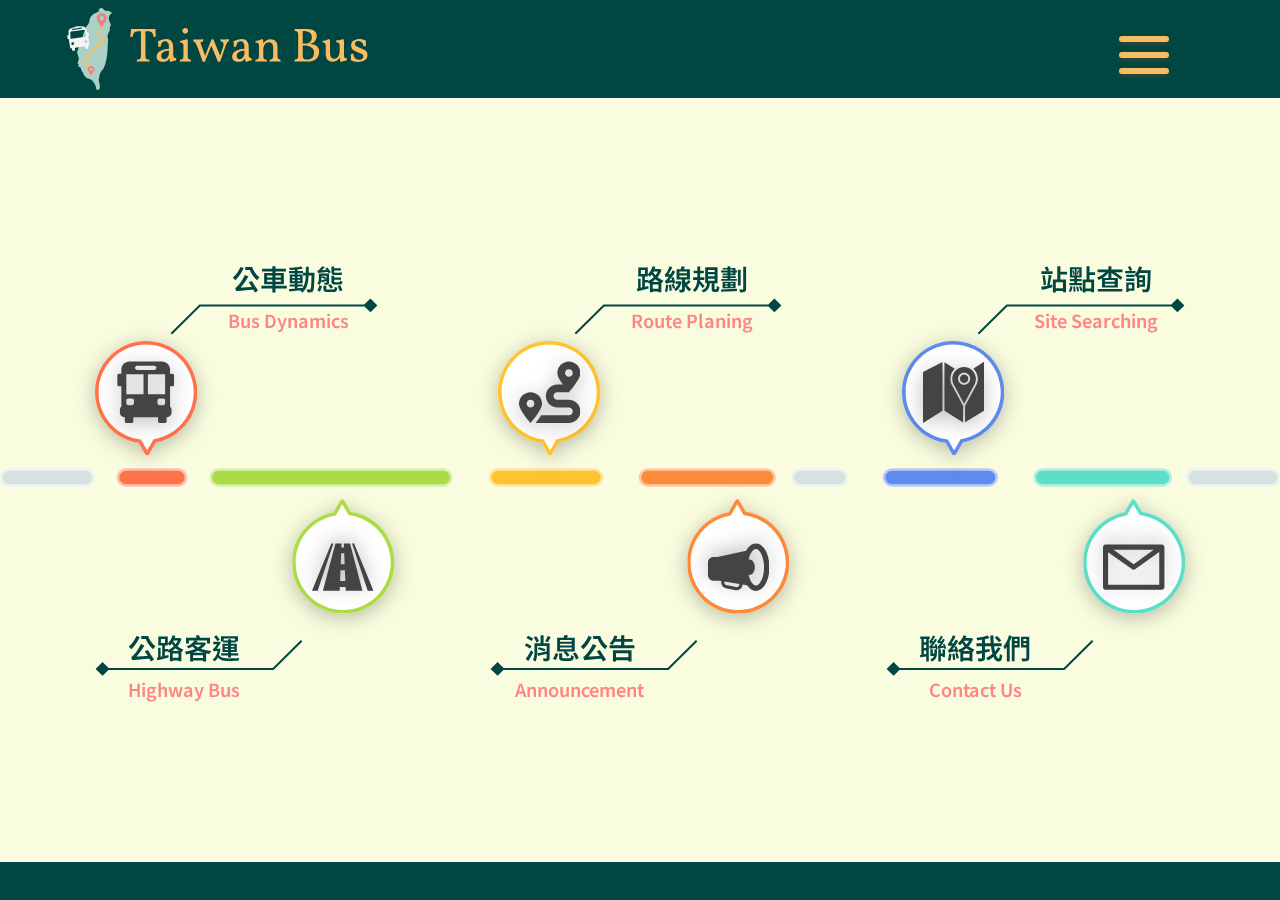
<file: index.html>
<!DOCTYPE html>
<html lang="en">

<head>
    <meta charset="UTF-8">
    <meta http-equiv="X-UA-Compatible" content="IE=edge">
    <meta name="viewport" content="width=device-width, initial-scale=1.0">
    <title>Taiwan Bus 首頁</title>
    <link rel="stylesheet" href="./css/01-index.css">

    <!-- nav css -->
    <link rel="stylesheet" href="./css/template.css">
    <!-- BootStrap -->
    <link href="https://cdn.jsdelivr.net/npm/bootstrap@5.1.3/dist/css/bootstrap.min.css" rel="stylesheet"
    integrity="sha384-1BmE4kWBq78iYhFldvKuhfTAU6auU8tT94WrHftjDbrCEXSU1oBoqyl2QvZ6jIW3" crossorigin="anonymous">
    <!-- FontAwesome -->
    <link rel="stylesheet" href="https://pro.fontawesome.com/releases/v5.10.0/css/all.css"
    integrity="sha384-AYmEC3Yw5cVb3ZcuHtOA93w35dYTsvhLPVnYs9eStHfGJvOvKxVfELGroGkvsg+p" crossorigin="anonymous" />
    <!-- GoogleFont -->
    <link rel="preconnect" href="https://fonts.gstatic.com" crossorigin>
    <link rel="preconnect" href="https://fonts.googleapis.com">
    <link href="https://fonts.googleapis.com/css2?family=Noto+Sans+TC&family=Voces&display=swap" rel="stylesheet">
</head>

<body>
    <!-- 背景 -->
    <div class="bg"></div>
    <nav >
        <div class="nav-container">
            <div class="logo">
                    <img class="logo-pic" src="./image/logo.svg" alt="">
                    <img class="logo-pic-text" src="./image/logo-text.svg" alt="">
            </div>
            <!-- 漢堡標 -->
            <div class="menu-btn ">
                <div class="menu-btn_burgir"></div>
            </div>

        </div>

        <!-- 漢堡標選單 -->
        <section class="hamburger-menu ">
            <!-- 漢堡標連結 -->
            <ul class="menu-links">
                <!-- 單個連結 -->
                <li>
                    <a href="./bus_dynamic.html" style="text-decoration: none; color: inherit;">
                        <i class="fas fa-bus i"></i>
                        <span>動態資訊</span>
                    </a>
                </li>

                <li>
                    <i class="fas fa-route i"></i>
                    <span>路線規劃</span>
                </li>

                <li>
                    <i class="fas fa-map-marked-alt i"></i>
                    <span>站點查詢</span>
                </li>

                <li>
                    <i class="fas fa-bullhorn"></i>
                    <span>消息公告</span>
                </li>

                <li>
                    <i class="far fa-envelope"></i>
                    <span>聯絡我們</span>
                </li>

            </ul>
        </section>
    </nav>

    <main>
        <div class="main-container">
            <div class="line">
                <svg width="1920" height="28" viewBox="0 0 1920 28" fill="none" xmlns="http://www.w3.org/2000/svg">
                    <rect x="2" y="2" width="138" height="24" rx="12" fill="#D6E2E2" stroke="#EDF3F3"
                        stroke-width="4" />
                    <rect x="177" y="2" width="102" height="24" rx="12" fill="#FF734B" stroke="#FFBEAC"
                        stroke-width="4" />
                    <rect x="316" y="2" width="361" height="24" rx="12" fill="#ABDC45" stroke="#D6EFAD"
                        stroke-width="4" />
                    <rect x="735" y="2" width="168" height="24" rx="12" fill="#FFC32D" stroke="#FDE6A3"
                        stroke-width="4" />
                    <rect x="960" y="2" width="202" height="24" rx="12" fill="#FB8C3B" stroke="#FFC9A3"
                        stroke-width="4" />
                    <rect x="1189" y="2" width="81" height="24" rx="12" fill="#D6E2E2" stroke="#EDF3F3"
                        stroke-width="4" />
                    <rect x="1326" y="2" width="169" height="24" rx="12" fill="#5F8BEE" stroke="#B8CBF5"
                        stroke-width="4" />
                    <rect x="1552" y="2" width="204" height="24" rx="12" fill="#5DDFC7" stroke="#B4EEE2"
                        stroke-width="4" />
                    <rect x="1781" y="2" width="137" height="24" rx="12" fill="#D6E2E2" stroke="#EDF3F3"
                        stroke-width="4" />
                </svg>
            </div>
            <div class="links">
                <div class="link-groups">
                    <!-- 市區公車動態 -->
                    <div class="link">
                        <!-- 大版文字連結 -->
                        <a href="./bus_dynamic.html" class="link-texts">

                            <div class="top-text link-text">
                                <span>公車動態</span>
                            </div>
                            <img class="link-line" src="./image/text-line.svg" alt="">
                            <div class="bottom-text link-text">
                                <span>Bus Dynamics</span>
                            </div>

                        </a>
                        <!-- 大版icon圖 -->
                        <a href="./bus_dynamic.html" class="icon">
                            <div class="icon-border icon-border-1">
                                <!-- 外框圖 -->
                                <svg width="226" max-height="253" viewBox="0 0 226 253" fill="none"
                                    xmlns="http://www.w3.org/2000/svg">
                                    <mask id="path-1-inside-1_110:2" fill="white">
                                        <path fill-rule="evenodd" clip-rule="evenodd"
                                            d="M110.697 249.917C112.621 253.25 117.433 253.25 119.357 249.917L134.325 223.991C186.538 214.019 226 168.118 226 113C226 50.5918 175.408 0 113 0C50.5918 0 0 50.5918 0 113C0 169.689 41.7439 216.628 96.1697 224.755L110.697 249.917Z" />
                                    </mask>
                                    <path fill-rule="evenodd" clip-rule="evenodd"
                                        d="M110.697 249.917C112.621 253.25 117.433 253.25 119.357 249.917L134.325 223.991C186.538 214.019 226 168.118 226 113C226 50.5918 175.408 0 113 0C50.5918 0 0 50.5918 0 113C0 169.689 41.7439 216.628 96.1697 224.755L110.697 249.917Z"
                                        fill="white" />
                                    <path
                                        d="M119.357 249.917L112.429 245.917L112.429 245.917L119.357 249.917ZM110.697 249.917L117.625 245.917L117.625 245.917L110.697 249.917ZM134.325 223.991L132.825 216.133L129.228 216.82L127.397 219.991L134.325 223.991ZM96.1697 224.755L103.098 220.755L101.168 217.413L97.3512 216.843L96.1697 224.755ZM112.429 245.917C113.584 243.917 116.47 243.917 117.625 245.917L103.769 253.917C108.772 262.583 121.282 262.583 126.285 253.917L112.429 245.917ZM127.397 219.991L112.429 245.917L126.285 253.917L141.254 227.991L127.397 219.991ZM218 113C218 164.207 181.336 206.868 132.825 216.133L135.826 231.849C191.739 221.17 234 172.029 234 113H218ZM113 8C170.99 8 218 55.0101 218 113H234C234 46.1735 179.826 -8 113 -8V8ZM8 113C8 55.0101 55.0101 8 113 8V-8C46.1735 -8 -8 46.1735 -8 113H8ZM97.3512 216.843C46.7858 209.292 8 165.668 8 113H-8C-8 173.709 36.7021 223.964 94.9882 232.667L97.3512 216.843ZM117.625 245.917L103.098 220.755L89.2415 228.755L103.769 253.917L117.625 245.917Z"
                                        fill="" mask="url(#path-1-inside-1_110:2)" />
                                </svg>

                                <div class="icon-pic icon-pic0">
                                    <!-- <i class="fas fa-bus i"></i> -->
                                    <!-- 裡面icon圖片 -->
                                    <div class="i">
                                        <svg version="1.1" id="Capa_1" xmlns="http://www.w3.org/2000/svg"
                                            xmlns:xlink="http://www.w3.org/1999/xlink" x="0px" y="0px" width="401.279px"
                                            height="401.279px" viewBox="0 0 401.279 401.279"
                                            style="enable-background:new 0 0 401.279 401.279;" xml:space="preserve">
                                            <g>
                                                <path d="M374.878,79.565h-15.102V52.723C359.777,23.605,336.172,0,307.054,0H94.225C65.107,0,41.502,23.605,41.502,52.723v26.842
                                                    H26.401c-6.063,0-10.978,4.915-10.978,10.979v60.812c0,6.063,4.915,10.978,10.978,10.978h15.102v131.081
                                                    c-5.874,5.265-9.572,12.908-9.572,21.417v20.316c0,15.883,12.875,28.758,28.758,28.758h3.558v28.914
                                                    c0,4.672,3.79,8.459,8.462,8.459h38.908c4.672,0,8.458-3.787,8.458-8.459v-28.914h161.13v28.914c0,4.672,3.786,8.459,8.459,8.459
                                                    h38.907c4.672,0,8.461-3.787,8.461-8.459v-28.914h3.559c15.882,0,28.758-12.875,28.758-28.758v-20.316
                                                    c0-8.508-3.698-16.152-9.572-21.417V162.333h15.102c6.062,0,10.978-4.915,10.978-10.978V90.543
                                                    C385.856,84.48,380.942,79.565,374.878,79.565z M327.175,83.855v129.731H215.019V83.855H327.175z M144.722,27.49h111.836
                                                    c7.765,0,14.06,6.294,14.06,14.06c0,7.764-6.294,14.059-14.06,14.059H144.722c-7.765,0-14.06-6.295-14.06-14.059
                                                    C130.662,33.784,136.957,27.49,144.722,27.49z M74.105,83.855h112.156v129.731H74.105V83.855z M124.303,271.463
                                                    c0,7.643-6.216,13.858-13.86,13.858H87.572c-7.631,0-13.846-6.216-13.846-13.858v-15.42c0-7.645,6.215-13.859,13.846-13.859h22.871
                                                    c7.644,0,13.86,6.215,13.86,13.859V271.463z M276.978,271.463v-15.42c0-7.645,6.215-13.859,13.859-13.859h22.871
                                                    c7.631,0,13.846,6.215,13.846,13.859v15.42c0,7.643-6.215,13.858-13.846,13.858h-22.871
                                                    C283.194,285.322,276.978,279.105,276.978,271.463z" />
                                            </g>
                                        </svg>
                                    </div>
                                    <!-- 平板文字 -->
                                    <div class="phone-texts">
                                        <div class="big-text">公車動態1</div>
                                        <div class="small-text">Bus Dynamics</div>
                                    </div>
                                </div>
                            </div>
                        </a>
                    </div>

                    <!-- 路線規劃 -->
                    <div class="link">
                        <div class="link-texts">

                            <div class="top-text link-text">
                                <span>路線規劃</span>
                            </div>
                            <img class="link-line" src="./image/text-line.svg" alt="">
                            <div class="bottom-text link-text">
                                <span>Route Planing</span>
                            </div>

                        </div>

                        <div class="icon">
                            <div class="icon-border icon-border-2">
                                <svg width="226" max-height="253" viewBox="0 0 226 253" fill="none"
                                    xmlns="http://www.w3.org/2000/svg">
                                    <mask id="path-1-inside-1_110:2" fill="white">
                                        <path fill-rule="evenodd" clip-rule="evenodd"
                                            d="M110.697 249.917C112.621 253.25 117.433 253.25 119.357 249.917L134.325 223.991C186.538 214.019 226 168.118 226 113C226 50.5918 175.408 0 113 0C50.5918 0 0 50.5918 0 113C0 169.689 41.7439 216.628 96.1697 224.755L110.697 249.917Z" />
                                    </mask>
                                    <path fill-rule="evenodd" clip-rule="evenodd"
                                        d="M110.697 249.917C112.621 253.25 117.433 253.25 119.357 249.917L134.325 223.991C186.538 214.019 226 168.118 226 113C226 50.5918 175.408 0 113 0C50.5918 0 0 50.5918 0 113C0 169.689 41.7439 216.628 96.1697 224.755L110.697 249.917Z"
                                        fill="white" />
                                    <path
                                        d="M119.357 249.917L112.429 245.917L112.429 245.917L119.357 249.917ZM110.697 249.917L117.625 245.917L117.625 245.917L110.697 249.917ZM134.325 223.991L132.825 216.133L129.228 216.82L127.397 219.991L134.325 223.991ZM96.1697 224.755L103.098 220.755L101.168 217.413L97.3512 216.843L96.1697 224.755ZM112.429 245.917C113.584 243.917 116.47 243.917 117.625 245.917L103.769 253.917C108.772 262.583 121.282 262.583 126.285 253.917L112.429 245.917ZM127.397 219.991L112.429 245.917L126.285 253.917L141.254 227.991L127.397 219.991ZM218 113C218 164.207 181.336 206.868 132.825 216.133L135.826 231.849C191.739 221.17 234 172.029 234 113H218ZM113 8C170.99 8 218 55.0101 218 113H234C234 46.1735 179.826 -8 113 -8V8ZM8 113C8 55.0101 55.0101 8 113 8V-8C46.1735 -8 -8 46.1735 -8 113H8ZM97.3512 216.843C46.7858 209.292 8 165.668 8 113H-8C-8 173.709 36.7021 223.964 94.9882 232.667L97.3512 216.843ZM117.625 245.917L103.098 220.755L89.2415 228.755L103.769 253.917L117.625 245.917Z"
                                        fill="" mask="url(#path-1-inside-1_110:2)" />
                                </svg>

                                <div class="icon-pic icon-pic0">
                                    <!-- <i class="fas fa-route i"></i> -->
                                    <div class="i">
                                        <svg width="512px" height="512px" viewBox="0 0 512 512"
                                            xmlns="http://www.w3.org/2000/svg">
                                            <path
                                                d="M416 320h-96c-17.6 0-32-14.4-32-32s14.4-32 32-32h96s96-107 96-160-43-96-96-96-96 43-96 96c0 25.5 22.2 63.4 45.3 96H320c-52.9 0-96 43.1-96 96s43.1 96 96 96h96c17.6 0 32 14.4 32 32s-14.4 32-32 32H185.5c-16 24.8-33.8 47.7-47.3 64H416c52.9 0 96-43.1 96-96s-43.1-96-96-96zm0-256c17.7 0 32 14.3 32 32s-14.3 32-32 32-32-14.3-32-32 14.3-32 32-32zM96 256c-53 0-96 43-96 96s96 160 96 160 96-107 96-160-43-96-96-96zm0 128c-17.7 0-32-14.3-32-32s14.3-32 32-32 32 14.3 32 32-14.3 32-32 32z" />
                                        </svg>
                                    </div>
                                    <div class="phone-texts">
                                        <div class="big-text">路線規劃</div>
                                        <div class="small-text">Route Planing</div>
                                    </div>
                                </div>
                            </div>

                        </div>
                    </div>

                    <div class="link">
                        <div class="link-texts">

                            <div class="top-text link-text">
                                <span>站點查詢</span>
                            </div>
                            <img class="link-line" src="./image/text-line.svg" alt="">
                            <div class="bottom-text link-text">
                                <span>Site Searching</span>
                            </div>

                        </div>

                        <div class="icon">
                            <div class="icon-border icon-border-3">
                                <svg width="226" max-height="253" viewBox="0 0 226 253" fill="none"
                                    xmlns="http://www.w3.org/2000/svg">
                                    <mask id="path-1-inside-1_110:2" fill="white">
                                        <path fill-rule="evenodd" clip-rule="evenodd"
                                            d="M110.697 249.917C112.621 253.25 117.433 253.25 119.357 249.917L134.325 223.991C186.538 214.019 226 168.118 226 113C226 50.5918 175.408 0 113 0C50.5918 0 0 50.5918 0 113C0 169.689 41.7439 216.628 96.1697 224.755L110.697 249.917Z" />
                                    </mask>
                                    <path fill-rule="evenodd" clip-rule="evenodd"
                                        d="M110.697 249.917C112.621 253.25 117.433 253.25 119.357 249.917L134.325 223.991C186.538 214.019 226 168.118 226 113C226 50.5918 175.408 0 113 0C50.5918 0 0 50.5918 0 113C0 169.689 41.7439 216.628 96.1697 224.755L110.697 249.917Z"
                                        fill="white" />
                                    <path
                                        d="M119.357 249.917L112.429 245.917L112.429 245.917L119.357 249.917ZM110.697 249.917L117.625 245.917L117.625 245.917L110.697 249.917ZM134.325 223.991L132.825 216.133L129.228 216.82L127.397 219.991L134.325 223.991ZM96.1697 224.755L103.098 220.755L101.168 217.413L97.3512 216.843L96.1697 224.755ZM112.429 245.917C113.584 243.917 116.47 243.917 117.625 245.917L103.769 253.917C108.772 262.583 121.282 262.583 126.285 253.917L112.429 245.917ZM127.397 219.991L112.429 245.917L126.285 253.917L141.254 227.991L127.397 219.991ZM218 113C218 164.207 181.336 206.868 132.825 216.133L135.826 231.849C191.739 221.17 234 172.029 234 113H218ZM113 8C170.99 8 218 55.0101 218 113H234C234 46.1735 179.826 -8 113 -8V8ZM8 113C8 55.0101 55.0101 8 113 8V-8C46.1735 -8 -8 46.1735 -8 113H8ZM97.3512 216.843C46.7858 209.292 8 165.668 8 113H-8C-8 173.709 36.7021 223.964 94.9882 232.667L97.3512 216.843ZM117.625 245.917L103.098 220.755L89.2415 228.755L103.769 253.917L117.625 245.917Z"
                                        fill="" mask="url(#path-1-inside-1_110:2)" />
                                </svg>

                                <div class="icon-pic icon-pic0">
                                    <!-- <i class="fas fa-map-marked-alt i"></i> -->
                                    <div class="i">
                                        <svg version="1.1" id="Capa_1" xmlns="http://www.w3.org/2000/svg"
                                            xmlns:xlink="http://www.w3.org/1999/xlink" x="0px" y="0px"
                                            viewBox="0 0 490 490" style="enable-background:new 0 0 490 490;"
                                            xml:space="preserve">
                                            <g>
                                                <path
                                                    d="M401.161,57.429c22.18,20.037,36.203,48.934,36.203,81.178c0,10.139-1.384,19.954-3.964,29.272
                                                c-1.08,3.902-2.37,7.717-3.858,11.431l-2.993,6.799l-91.021,168.215v130.354L490,391.948V0L401.161,57.429z" />
                                                <polygon points="155.697,3.659 0,82.979 0,490 155.697,392.942 	" />
                                                <path
                                                    d="M229.324,186.37l-3.32-7.545c-1.406-3.56-2.626-7.213-3.66-10.945c-2.579-9.318-3.963-19.132-3.963-29.272
                                                c0-31.716,13.566-60.195,35.115-80.191L171.01,5.241v387.725l149.207,93.013V354.327L229.324,186.37z" />
                                                <path
                                                    d="M327.873,104.485c-18.269,0-33.132,14.863-33.132,33.132c0,18.269,14.863,33.132,33.132,33.132
                                                c18.269,0,33.132-14.863,33.132-33.132C361.004,119.348,346.142,104.485,327.873,104.485z" />
                                                <path d="M327.873,44.429c-51.931,0-94.179,42.249-94.179,94.179c0,8.541,1.147,17.015,3.408,25.188
                                                c0.888,3.21,1.946,6.373,3.143,9.402l2.837,6.423l84.79,156.679l84.914-156.928l2.741-6.229c1.08-2.721,2.195-6.024,3.116-9.348
                                                c2.262-8.172,3.409-16.646,3.409-25.188C422.052,86.678,379.803,44.429,327.873,44.429z M327.873,186.06
                                                c-26.755,0-48.444-21.689-48.444-48.444c0-26.755,21.689-48.444,48.444-48.444s48.444,21.689,48.444,48.444
                                                C376.317,164.371,354.628,186.06,327.873,186.06z" />
                                            </g>
                                        </svg>
                                    </div>
                                    <div class="phone-texts">
                                        <div class="big-text">站點查詢</div>
                                        <div class="small-text">Site Searching</div>
                                    </div>
                                </div>
                            </div>

                        </div>
                    </div>


                </div>


                <div class="link-groups link-groups1">
                    <div class="link">
                        <div class="link-texts">

                            <div class="top-text link-text">
                                <span>公路客運</span>
                            </div>
                            <img class="link-line" src="./image/text-line.svg" alt="">
                            <div class="bottom-text link-text">
                                <span>Highway Bus</span>
                            </div>

                        </div>

                        <div class="icon">
                            <div class="icon-border icon-border-4">
                                <svg width="226" max-height="253" viewBox="0 0 226 253" fill="none"
                                    xmlns="http://www.w3.org/2000/svg">
                                    <mask id="path-1-inside-1_110:2" fill="white">
                                        <path fill-rule="evenodd" clip-rule="evenodd"
                                            d="M110.697 249.917C112.621 253.25 117.433 253.25 119.357 249.917L134.325 223.991C186.538 214.019 226 168.118 226 113C226 50.5918 175.408 0 113 0C50.5918 0 0 50.5918 0 113C0 169.689 41.7439 216.628 96.1697 224.755L110.697 249.917Z" />
                                    </mask>
                                    <path fill-rule="evenodd" clip-rule="evenodd"
                                        d="M110.697 249.917C112.621 253.25 117.433 253.25 119.357 249.917L134.325 223.991C186.538 214.019 226 168.118 226 113C226 50.5918 175.408 0 113 0C50.5918 0 0 50.5918 0 113C0 169.689 41.7439 216.628 96.1697 224.755L110.697 249.917Z"
                                        fill="white" />
                                    <path
                                        d="M119.357 249.917L112.429 245.917L112.429 245.917L119.357 249.917ZM110.697 249.917L117.625 245.917L117.625 245.917L110.697 249.917ZM134.325 223.991L132.825 216.133L129.228 216.82L127.397 219.991L134.325 223.991ZM96.1697 224.755L103.098 220.755L101.168 217.413L97.3512 216.843L96.1697 224.755ZM112.429 245.917C113.584 243.917 116.47 243.917 117.625 245.917L103.769 253.917C108.772 262.583 121.282 262.583 126.285 253.917L112.429 245.917ZM127.397 219.991L112.429 245.917L126.285 253.917L141.254 227.991L127.397 219.991ZM218 113C218 164.207 181.336 206.868 132.825 216.133L135.826 231.849C191.739 221.17 234 172.029 234 113H218ZM113 8C170.99 8 218 55.0101 218 113H234C234 46.1735 179.826 -8 113 -8V8ZM8 113C8 55.0101 55.0101 8 113 8V-8C46.1735 -8 -8 46.1735 -8 113H8ZM97.3512 216.843C46.7858 209.292 8 165.668 8 113H-8C-8 173.709 36.7021 223.964 94.9882 232.667L97.3512 216.843ZM117.625 245.917L103.098 220.755L89.2415 228.755L103.769 253.917L117.625 245.917Z"
                                        fill="" mask="url(#path-1-inside-1_110:2)" />
                                </svg>

                                <div class="icon-pic icon-pic1">
                                    <!-- <i class="fas fa-road i"></i> -->
                                    <div class="i hightway">
                                        <svg version="1.1" id="Capa_1" xmlns="http://www.w3.org/2000/svg"
                                            xmlns:xlink="http://www.w3.org/1999/xlink" x="0px" y="0px" width="455.416px"
                                            height="455.416px" viewBox="0 0 455.416 455.416"
                                            style="enable-background:new 0 0 455.416 455.416;" xml:space="preserve">

                                            <g>
                                                <path
                                                    d="M235.968,52.552c0.39,9.688,0.778,19.376,1.169,29.064c-7.543,0-11.313,0-18.855,0c0.389-9.688,0.779-19.376,1.167-29.064
                                                    c-15.295,0-30.589,0-45.884,0c-30.747,116.771-61.499,233.539-92.245,350.312c41.352,0,82.704,0,124.055,0
                                                    c0.389-9.689,0.778-19.377,1.168-29.064c14.111,0,28.222,0,42.332,0c0.392,9.688,0.78,19.375,1.168,29.064
                                                    c41.352,0,82.703,0,124.055,0c-30.747-116.771-61.498-233.54-92.245-350.312C266.559,52.552,251.264,52.552,235.968,52.552z
                                                    M216.531,125.133c7.451,0,14.902-0.004,22.354-0.002c1.082,26.939,2.163,53.88,3.247,80.818c-9.616,0-19.231,0-28.848,0
                                                    C214.37,179.012,215.45,152.072,216.531,125.133z M208.29,330.282c1.081-26.938,2.165-53.877,3.247-80.815
                                                    c10.781,0,21.562-0.002,32.342-0.002c1.083,26.938,2.166,53.879,3.247,80.817C234.182,330.282,221.235,330.282,208.29,330.282z" />
                                                <path d="M311.929,52.552c-6.248,0-9.373,0-15.621,0c38.961,116.771,77.913,233.541,116.876,350.312c14.077,0,28.155,0,42.232,0
                                                    C407.589,286.091,359.759,169.323,311.929,52.552z" />
                                                <path
                                                    d="M143.487,52.552C95.657,169.324,47.826,286.091,0,402.864c14.078,0,28.155,0,42.233,0
                                                    c38.958-116.771,77.915-233.54,116.875-350.312C152.86,52.552,149.735,52.552,143.487,52.552z" />
                                            </g>
                                        </svg>
                                    </div>
                                    <div class="phone-texts">
                                        <div class="big-text">公路客運</div>
                                        <div class="small-text">Highway Bus</div>
                                    </div>
                                </div>
                            </div>

                        </div>
                    </div>

                    <div class="link">
                        <div class="link-texts">

                            <div class="top-text link-text">
                                <span>消息公告</span>
                            </div>
                            <img class="link-line" src="./image/text-line.svg" alt="">
                            <div class="bottom-text link-text">
                                <span>Announcement</span>
                            </div>

                        </div>

                        <div class="icon">
                            <div class="icon-border icon-border-5">
                                <svg width="226" max-height="253" viewBox="0 0 226 253" fill="none"
                                    xmlns="http://www.w3.org/2000/svg">
                                    <mask id="path-1-inside-1_110:2" fill="white">
                                        <path fill-rule="evenodd" clip-rule="evenodd"
                                            d="M110.697 249.917C112.621 253.25 117.433 253.25 119.357 249.917L134.325 223.991C186.538 214.019 226 168.118 226 113C226 50.5918 175.408 0 113 0C50.5918 0 0 50.5918 0 113C0 169.689 41.7439 216.628 96.1697 224.755L110.697 249.917Z" />
                                    </mask>
                                    <path fill-rule="evenodd" clip-rule="evenodd"
                                        d="M110.697 249.917C112.621 253.25 117.433 253.25 119.357 249.917L134.325 223.991C186.538 214.019 226 168.118 226 113C226 50.5918 175.408 0 113 0C50.5918 0 0 50.5918 0 113C0 169.689 41.7439 216.628 96.1697 224.755L110.697 249.917Z"
                                        fill="white" />
                                    <path
                                        d="M119.357 249.917L112.429 245.917L112.429 245.917L119.357 249.917ZM110.697 249.917L117.625 245.917L117.625 245.917L110.697 249.917ZM134.325 223.991L132.825 216.133L129.228 216.82L127.397 219.991L134.325 223.991ZM96.1697 224.755L103.098 220.755L101.168 217.413L97.3512 216.843L96.1697 224.755ZM112.429 245.917C113.584 243.917 116.47 243.917 117.625 245.917L103.769 253.917C108.772 262.583 121.282 262.583 126.285 253.917L112.429 245.917ZM127.397 219.991L112.429 245.917L126.285 253.917L141.254 227.991L127.397 219.991ZM218 113C218 164.207 181.336 206.868 132.825 216.133L135.826 231.849C191.739 221.17 234 172.029 234 113H218ZM113 8C170.99 8 218 55.0101 218 113H234C234 46.1735 179.826 -8 113 -8V8ZM8 113C8 55.0101 55.0101 8 113 8V-8C46.1735 -8 -8 46.1735 -8 113H8ZM97.3512 216.843C46.7858 209.292 8 165.668 8 113H-8C-8 173.709 36.7021 223.964 94.9882 232.667L97.3512 216.843ZM117.625 245.917L103.098 220.755L89.2415 228.755L103.769 253.917L117.625 245.917Z"
                                        fill="" mask="url(#path-1-inside-1_110:2)" />
                                </svg>

                                <div class="icon-pic icon-pic1">
                                    <!-- <i class="fas fa-bullhorn i"></i> -->
                                    <div class="i">
                                        <svg version="1.1" id="Capa_1" xmlns="http://www.w3.org/2000/svg"
                                            xmlns:xlink="http://www.w3.org/1999/xlink" x="0px" y="0px" width="448.137px"
                                            height="448.137px" viewBox="0 0 448.137 448.137"
                                            style="enable-background:new 0 0 448.137 448.137;" xml:space="preserve">

                                            <g>
                                                <path
                                                    d="M349.67,51.222c-28.572,0-53.855,20.428-71.688,53.469L69.343,149.494H39.251C17.567,149.494,0,167.061,0,188.745V283.1
                                                    c0,21.681,17.567,39.253,39.251,39.253h30.092l15.701-0.156l12.826,2.148l-0.683,2.913c-2.511,10.764-0.602,21.849,5.37,31.226
                                                    c6.209,9.742,15.994,16.442,27.557,18.859l70.026,14.695c2.974,0.629,5.963,0.938,8.931,0.938c8.313,0,16.432-2.433,23.513-7.102
                                                    c9.612-6.348,16.145-16.069,18.4-27.398l1.639-8.211l32.721,5.481c17.148,25.712,39.506,41.169,64.335,41.169
                                                    c55.215,0,98.459-75.929,98.459-172.853C448.137,127.135,404.885,51.222,349.67,51.222z M227.878,353.851
                                                    c-1.026,5.113-3.963,9.514-8.287,12.367c-4.326,2.854-9.526,3.835-14.635,2.777l-70.024-14.707
                                                    c-5.306-1.11-9.752-4.124-12.531-8.464c-2.527-3.983-3.343-8.677-2.285-13.225l1.024-4.36l108.23,18.13L227.878,353.851z
                                                    M349.67,357.662c-20.654,0-43.075-31.254-53.395-78.39c2.36,0.678,4.785,1.066,7.281,1.066c20.947,0,37.935-25.191,37.935-56.257
                                                    c0-31.073-16.987-56.266-37.935-56.266c-2.484,0-4.929,0.382-7.281,1.058c10.303-47.147,32.74-78.393,53.395-78.393
                                                    c27.944,0,59.21,57.127,59.21,133.601C408.88,300.532,377.614,357.662,349.67,357.662z" />
                                            </g>
                                        </svg>
                                    </div>
                                    <div class="phone-texts">
                                        <div class="big-text">消息公告</div>
                                        <div class="small-text top-text">Latest Notice</div>
                                    </div>
                                </div>
                            </div>

                        </div>
                    </div>

                    <div class="link">
                        <div class="link-texts">

                            <div class="top-text link-text">
                                <span>聯絡我們</span>
                            </div>
                            <img class="link-line" src="./image/text-line.svg" alt="">
                            <div class="bottom-text link-text">
                                <span>Contact Us</span>
                            </div>

                        </div>

                        <div class="icon">
                            <div class="icon-border icon-border-6">
                                <svg width="226" max-height="253" viewBox="0 0 226 253" fill="none"
                                    xmlns="http://www.w3.org/2000/svg">
                                    <mask id="path-1-inside-1_110:2" fill="white">
                                        <path fill-rule="evenodd" clip-rule="evenodd"
                                            d="M110.697 249.917C112.621 253.25 117.433 253.25 119.357 249.917L134.325 223.991C186.538 214.019 226 168.118 226 113C226 50.5918 175.408 0 113 0C50.5918 0 0 50.5918 0 113C0 169.689 41.7439 216.628 96.1697 224.755L110.697 249.917Z" />
                                    </mask>
                                    <path fill-rule="evenodd" clip-rule="evenodd"
                                        d="M110.697 249.917C112.621 253.25 117.433 253.25 119.357 249.917L134.325 223.991C186.538 214.019 226 168.118 226 113C226 50.5918 175.408 0 113 0C50.5918 0 0 50.5918 0 113C0 169.689 41.7439 216.628 96.1697 224.755L110.697 249.917Z"
                                        fill="white" />
                                    <path
                                        d="M119.357 249.917L112.429 245.917L112.429 245.917L119.357 249.917ZM110.697 249.917L117.625 245.917L117.625 245.917L110.697 249.917ZM134.325 223.991L132.825 216.133L129.228 216.82L127.397 219.991L134.325 223.991ZM96.1697 224.755L103.098 220.755L101.168 217.413L97.3512 216.843L96.1697 224.755ZM112.429 245.917C113.584 243.917 116.47 243.917 117.625 245.917L103.769 253.917C108.772 262.583 121.282 262.583 126.285 253.917L112.429 245.917ZM127.397 219.991L112.429 245.917L126.285 253.917L141.254 227.991L127.397 219.991ZM218 113C218 164.207 181.336 206.868 132.825 216.133L135.826 231.849C191.739 221.17 234 172.029 234 113H218ZM113 8C170.99 8 218 55.0101 218 113H234C234 46.1735 179.826 -8 113 -8V8ZM8 113C8 55.0101 55.0101 8 113 8V-8C46.1735 -8 -8 46.1735 -8 113H8ZM97.3512 216.843C46.7858 209.292 8 165.668 8 113H-8C-8 173.709 36.7021 223.964 94.9882 232.667L97.3512 216.843ZM117.625 245.917L103.098 220.755L89.2415 228.755L103.769 253.917L117.625 245.917Z"
                                        fill="" mask="url(#path-1-inside-1_110:2)" />
                                </svg>

                                <div class="icon-pic icon-pic1">
                                    <!-- <i class="far fa-envelope i"></i> -->
                                    <div class="i">
                                        <svg version="1.1" id="Capa_1" xmlns="http://www.w3.org/2000/svg"
                                            xmlns:xlink="http://www.w3.org/1999/xlink" x="0px" y="0px"
                                            viewBox="0 0 489.776 489.776"
                                            style="enable-background:new 0 0 489.776 489.776;" xml:space="preserve">
                                            <g>
                                                <path
                                                    d="M469.075,64.488h-448.2c-10.3,0-18.8,7.5-20.5,17.3c-0.6,2.4-0.3,322.7-0.3,322.7c0,11.4,9.4,20.8,20.8,20.8h447.1
                                                    c11.4,0,20.8-8.3,21.8-19.8v-320.2C489.875,73.788,480.475,64.488,469.075,64.488z M404.275,106.088l-159.8,114.4l-159.8-114.4
                                                    H404.275z M40.675,384.788v-259.9l192.4,137.2c7.8,6.3,17.2,4.4,22.9,0l192.4-137.8v260.5L40.675,384.788L40.675,384.788z" />
                                            </g>
                                        </svg>
                                    </div>
                                    <div class="phone-texts">
                                        <div class="big-text">聯絡我們</div>
                                        <div class="small-text">Contact Us</div>
                                    </div>
                                </div>
                            </div>
                        </div>
                    </div>
                </div>
            </div>
        </div>
    </main>

     <footer>

    </footer>
    <script src="https://cdn.jsdelivr.net/npm/@popperjs/core@2.10.2/dist/umd/popper.min.js"
        integrity="sha384-7+zCNj/IqJ95wo16oMtfsKbZ9ccEh31eOz1HGyDuCQ6wgnyJNSYdrPa03rtR1zdB"
        crossorigin="anonymous"></script>
    <script src="https://cdn.jsdelivr.net/npm/bootstrap@5.1.3/dist/js/bootstrap.min.js"
        integrity="sha384-QJHtvGhmr9XOIpI6YVutG+2QOK9T+ZnN4kzFN1RtK3zEFEIsxhlmWl5/YESvpZ13"
        crossorigin="anonymous"></script>
    <script src="./js/nav.js"></script>
</body>

</html>
</file>
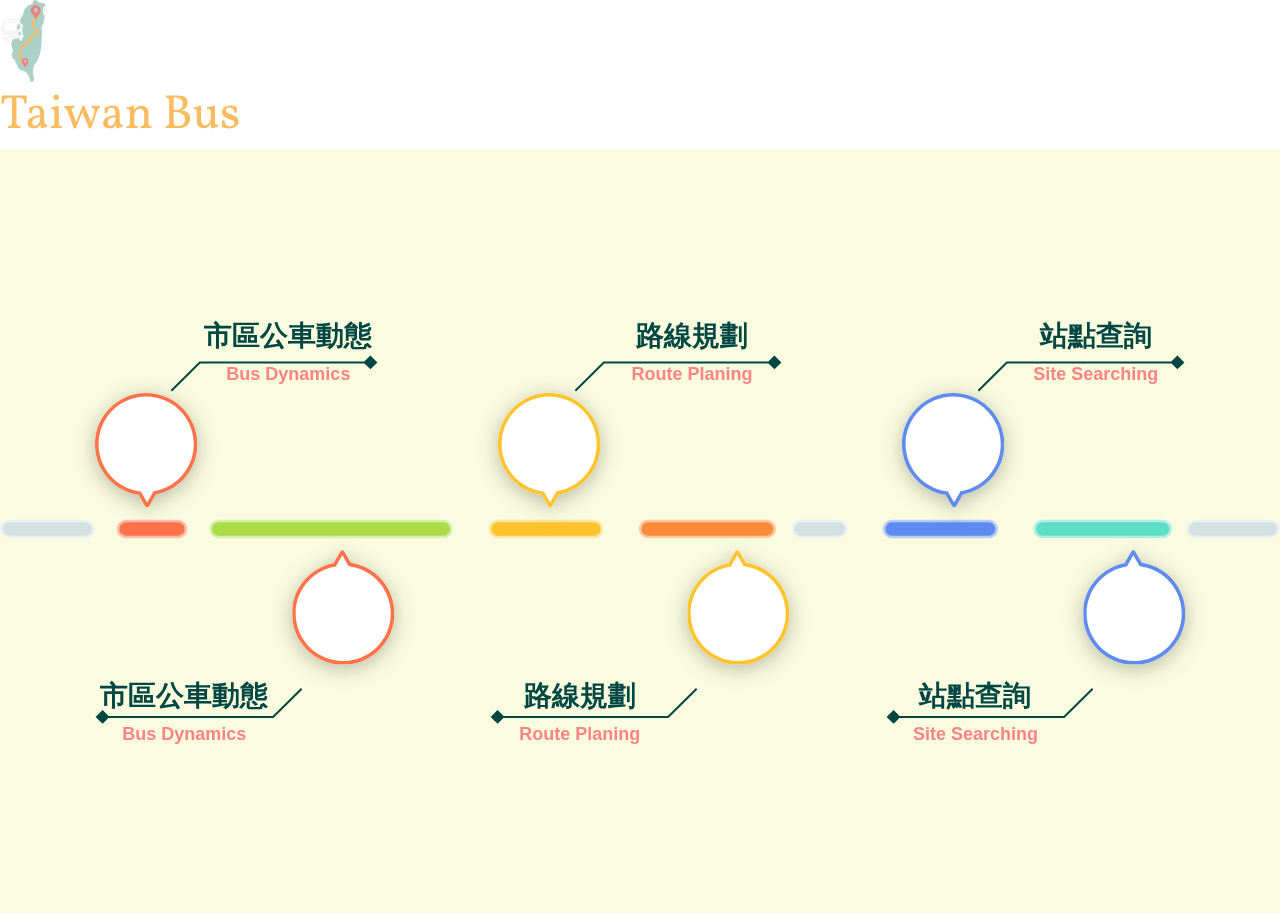
<file: index copy.html>
<!DOCTYPE html>
<html lang="en">
<head>
    <meta charset="UTF-8">
    <meta http-equiv="X-UA-Compatible" content="IE=edge">
    <meta name="viewport" content="width=device-width, initial-scale=1.0">
    <title>Taiwan Bus 首頁</title>
    <link rel="stylesheet" href="./css/01-index.css">
    <link href="https://cdn.jsdelivr.net/npm/bootstrap@5.1.3/dist/css/bootstrap.min.css" rel="stylesheet" integrity="sha384-1BmE4kWBq78iYhFldvKuhfTAU6auU8tT94WrHftjDbrCEXSU1oBoqyl2QvZ6jIW3" crossorigin="anonymous">
    <link rel="stylesheet" href="https://pro.fontawesome.com/releases/v5.10.0/css/all.css" integrity="sha384-AYmEC3Yw5cVb3ZcuHtOA93w35dYTsvhLPVnYs9eStHfGJvOvKxVfELGroGkvsg+p" crossorigin="anonymous"/>

</head>
<body>
    <nav>
        <div class="nav-container">
            <div class="logo">
                    <img class="logo-pic" src="./image/logo.svg" alt="">
                    <img class="logo-pic-text" src="./image/logo-text.svg" alt="">
            </div>
        </div>
    </nav>

  
    
<div class="a">
   
</div>
    

    
<!-- <object class="text" type="image/svg+xml" data="/image/icon-border.svg" ></object> -->
    
    <main>
        <div class="main-container">
            <div class="line">
                <svg width="1920" height="28" viewBox="0 0 1920 28" fill="none" xmlns="http://www.w3.org/2000/svg">
                    <rect x="2" y="2" width="138" height="24" rx="12" fill="#D6E2E2" stroke="#EDF3F3" stroke-width="4"/>
                    <rect x="177" y="2" width="102" height="24" rx="12" fill="#FF734B" stroke="#FFBEAC" stroke-width="4"/>
                    <rect x="316" y="2" width="361" height="24" rx="12" fill="#ABDC45" stroke="#D6EFAD" stroke-width="4"/>
                    <rect x="735" y="2" width="168" height="24" rx="12" fill="#FFC32D" stroke="#FDE6A3" stroke-width="4"/>
                    <rect x="960" y="2" width="202" height="24" rx="12" fill="#FB8C3B" stroke="#FFC9A3" stroke-width="4"/>
                    <rect x="1189" y="2" width="81" height="24" rx="12" fill="#D6E2E2" stroke="#EDF3F3" stroke-width="4"/>
                    <rect x="1326" y="2" width="169" height="24" rx="12" fill="#5F8BEE" stroke="#B8CBF5" stroke-width="4"/>
                    <rect x="1552" y="2" width="204" height="24" rx="12" fill="#5DDFC7" stroke="#B4EEE2" stroke-width="4"/>
                    <rect x="1781" y="2" width="137" height="24" rx="12" fill="#D6E2E2" stroke="#EDF3F3" stroke-width="4"/>
                    </svg>
            </div>
            <div class="links">
                <div class="link-groups">
                    <div class="link">
                        <div class="link-texts">
                          
                                <div class="top-text link-text">
                                    <span>市區公車動態</span>
                                </div>
                                <img class="link-line" src="./image/text-line.svg" alt="">
                                <div class="bottom-text link-text">
                                    <span>Bus Dynamics</span>
                                </div>
                        
                        </div>

                        <div class="icon">
                            <div class="icon-border icon-border-1">
                                <svg width="226" height="253" viewBox="0 0 226 253" fill="none" xmlns="http://www.w3.org/2000/svg">
                                    <mask id="path-1-inside-1_110:2" fill="white">
                                    <path fill-rule="evenodd" clip-rule="evenodd" d="M110.697 249.917C112.621 253.25 117.433 253.25 119.357 249.917L134.325 223.991C186.538 214.019 226 168.118 226 113C226 50.5918 175.408 0 113 0C50.5918 0 0 50.5918 0 113C0 169.689 41.7439 216.628 96.1697 224.755L110.697 249.917Z"/>
                                    </mask>
                                    <path fill-rule="evenodd" clip-rule="evenodd" d="M110.697 249.917C112.621 253.25 117.433 253.25 119.357 249.917L134.325 223.991C186.538 214.019 226 168.118 226 113C226 50.5918 175.408 0 113 0C50.5918 0 0 50.5918 0 113C0 169.689 41.7439 216.628 96.1697 224.755L110.697 249.917Z" fill="white"/>
                                    <path d="M119.357 249.917L112.429 245.917L112.429 245.917L119.357 249.917ZM110.697 249.917L117.625 245.917L117.625 245.917L110.697 249.917ZM134.325 223.991L132.825 216.133L129.228 216.82L127.397 219.991L134.325 223.991ZM96.1697 224.755L103.098 220.755L101.168 217.413L97.3512 216.843L96.1697 224.755ZM112.429 245.917C113.584 243.917 116.47 243.917 117.625 245.917L103.769 253.917C108.772 262.583 121.282 262.583 126.285 253.917L112.429 245.917ZM127.397 219.991L112.429 245.917L126.285 253.917L141.254 227.991L127.397 219.991ZM218 113C218 164.207 181.336 206.868 132.825 216.133L135.826 231.849C191.739 221.17 234 172.029 234 113H218ZM113 8C170.99 8 218 55.0101 218 113H234C234 46.1735 179.826 -8 113 -8V8ZM8 113C8 55.0101 55.0101 8 113 8V-8C46.1735 -8 -8 46.1735 -8 113H8ZM97.3512 216.843C46.7858 209.292 8 165.668 8 113H-8C-8 173.709 36.7021 223.964 94.9882 232.667L97.3512 216.843ZM117.625 245.917L103.098 220.755L89.2415 228.755L103.769 253.917L117.625 245.917Z" fill="" mask="url(#path-1-inside-1_110:2)"/>
                                    </svg>
                                    
                                <div class="icon-pic">
                                    <i class="fas fa-bus i"></i>
                                </div>
                            </div>
                            
                        </div>
                    </div>

                    <div class="link">
                        <div class="link-texts">
                          
                                <div class="top-text link-text">
                                    <span>路線規劃</span>
                                </div>
                                <img class="link-line" src="./image/text-line.svg" alt="">
                                <div class="bottom-text link-text">
                                    <span>Route Planing</span>
                                </div>
                        
                        </div>

                        <div class="icon">
                            <div class="icon-border icon-border-2">
                                <svg width="226" height="253" viewBox="0 0 226 253" fill="none" xmlns="http://www.w3.org/2000/svg">
                                    <mask id="path-1-inside-1_110:2" fill="white">
                                    <path fill-rule="evenodd" clip-rule="evenodd" d="M110.697 249.917C112.621 253.25 117.433 253.25 119.357 249.917L134.325 223.991C186.538 214.019 226 168.118 226 113C226 50.5918 175.408 0 113 0C50.5918 0 0 50.5918 0 113C0 169.689 41.7439 216.628 96.1697 224.755L110.697 249.917Z"/>
                                    </mask>
                                    <path fill-rule="evenodd" clip-rule="evenodd" d="M110.697 249.917C112.621 253.25 117.433 253.25 119.357 249.917L134.325 223.991C186.538 214.019 226 168.118 226 113C226 50.5918 175.408 0 113 0C50.5918 0 0 50.5918 0 113C0 169.689 41.7439 216.628 96.1697 224.755L110.697 249.917Z" fill="white"/>
                                    <path d="M119.357 249.917L112.429 245.917L112.429 245.917L119.357 249.917ZM110.697 249.917L117.625 245.917L117.625 245.917L110.697 249.917ZM134.325 223.991L132.825 216.133L129.228 216.82L127.397 219.991L134.325 223.991ZM96.1697 224.755L103.098 220.755L101.168 217.413L97.3512 216.843L96.1697 224.755ZM112.429 245.917C113.584 243.917 116.47 243.917 117.625 245.917L103.769 253.917C108.772 262.583 121.282 262.583 126.285 253.917L112.429 245.917ZM127.397 219.991L112.429 245.917L126.285 253.917L141.254 227.991L127.397 219.991ZM218 113C218 164.207 181.336 206.868 132.825 216.133L135.826 231.849C191.739 221.17 234 172.029 234 113H218ZM113 8C170.99 8 218 55.0101 218 113H234C234 46.1735 179.826 -8 113 -8V8ZM8 113C8 55.0101 55.0101 8 113 8V-8C46.1735 -8 -8 46.1735 -8 113H8ZM97.3512 216.843C46.7858 209.292 8 165.668 8 113H-8C-8 173.709 36.7021 223.964 94.9882 232.667L97.3512 216.843ZM117.625 245.917L103.098 220.755L89.2415 228.755L103.769 253.917L117.625 245.917Z" fill="" mask="url(#path-1-inside-1_110:2)"/>
                                    </svg>
                                    
                                <div class="icon-pic">
                                    <i class="fas fa-route i"></i>
                                </div>
                            </div>
                            
                        </div>
                    </div>

                    <div class="link">
                        <div class="link-texts">
                          
                                <div class="top-text link-text">
                                    <span>站點查詢</span>
                                </div>
                                <img class="link-line" src="./image/text-line.svg" alt="">
                                <div class="bottom-text link-text">
                                    <span>Site Searching</span>
                                </div>
                        
                        </div>

                        <div class="icon">
                            <div class="icon-border icon-border-3">
                                <svg width="226" height="253" viewBox="0 0 226 253" fill="none" xmlns="http://www.w3.org/2000/svg">
                                    <mask id="path-1-inside-1_110:2" fill="white">
                                    <path fill-rule="evenodd" clip-rule="evenodd" d="M110.697 249.917C112.621 253.25 117.433 253.25 119.357 249.917L134.325 223.991C186.538 214.019 226 168.118 226 113C226 50.5918 175.408 0 113 0C50.5918 0 0 50.5918 0 113C0 169.689 41.7439 216.628 96.1697 224.755L110.697 249.917Z"/>
                                    </mask>
                                    <path fill-rule="evenodd" clip-rule="evenodd" d="M110.697 249.917C112.621 253.25 117.433 253.25 119.357 249.917L134.325 223.991C186.538 214.019 226 168.118 226 113C226 50.5918 175.408 0 113 0C50.5918 0 0 50.5918 0 113C0 169.689 41.7439 216.628 96.1697 224.755L110.697 249.917Z" fill="white"/>
                                    <path d="M119.357 249.917L112.429 245.917L112.429 245.917L119.357 249.917ZM110.697 249.917L117.625 245.917L117.625 245.917L110.697 249.917ZM134.325 223.991L132.825 216.133L129.228 216.82L127.397 219.991L134.325 223.991ZM96.1697 224.755L103.098 220.755L101.168 217.413L97.3512 216.843L96.1697 224.755ZM112.429 245.917C113.584 243.917 116.47 243.917 117.625 245.917L103.769 253.917C108.772 262.583 121.282 262.583 126.285 253.917L112.429 245.917ZM127.397 219.991L112.429 245.917L126.285 253.917L141.254 227.991L127.397 219.991ZM218 113C218 164.207 181.336 206.868 132.825 216.133L135.826 231.849C191.739 221.17 234 172.029 234 113H218ZM113 8C170.99 8 218 55.0101 218 113H234C234 46.1735 179.826 -8 113 -8V8ZM8 113C8 55.0101 55.0101 8 113 8V-8C46.1735 -8 -8 46.1735 -8 113H8ZM97.3512 216.843C46.7858 209.292 8 165.668 8 113H-8C-8 173.709 36.7021 223.964 94.9882 232.667L97.3512 216.843ZM117.625 245.917L103.098 220.755L89.2415 228.755L103.769 253.917L117.625 245.917Z" fill="" mask="url(#path-1-inside-1_110:2)"/>
                                    </svg>
                                    
                                <div class="icon-pic">
                                    <i class="fas fa-map-marked-alt i"></i>
                                </div>
                            </div>
                            
                        </div>
                    </div>

                    
                </div>

               

                <div class="link-groups link-groups1">
                    <div class="link">
                        <div class="link-texts">
                          
                                <div class="top-text link-text">
                                    <span>市區公車動態</span>
                                </div>
                                <img class="link-line" src="./image/text-line.svg" alt="">
                                <div class="bottom-text link-text">
                                    <span>Bus Dynamics</span>
                                </div>
                        
                        </div>

                        <div class="icon">
                            <div class="icon-border icon-border-1">
                                <svg width="226" height="253" viewBox="0 0 226 253" fill="none" xmlns="http://www.w3.org/2000/svg">
                                    <mask id="path-1-inside-1_110:2" fill="white">
                                    <path fill-rule="evenodd" clip-rule="evenodd" d="M110.697 249.917C112.621 253.25 117.433 253.25 119.357 249.917L134.325 223.991C186.538 214.019 226 168.118 226 113C226 50.5918 175.408 0 113 0C50.5918 0 0 50.5918 0 113C0 169.689 41.7439 216.628 96.1697 224.755L110.697 249.917Z"/>
                                    </mask>
                                    <path fill-rule="evenodd" clip-rule="evenodd" d="M110.697 249.917C112.621 253.25 117.433 253.25 119.357 249.917L134.325 223.991C186.538 214.019 226 168.118 226 113C226 50.5918 175.408 0 113 0C50.5918 0 0 50.5918 0 113C0 169.689 41.7439 216.628 96.1697 224.755L110.697 249.917Z" fill="white"/>
                                    <path d="M119.357 249.917L112.429 245.917L112.429 245.917L119.357 249.917ZM110.697 249.917L117.625 245.917L117.625 245.917L110.697 249.917ZM134.325 223.991L132.825 216.133L129.228 216.82L127.397 219.991L134.325 223.991ZM96.1697 224.755L103.098 220.755L101.168 217.413L97.3512 216.843L96.1697 224.755ZM112.429 245.917C113.584 243.917 116.47 243.917 117.625 245.917L103.769 253.917C108.772 262.583 121.282 262.583 126.285 253.917L112.429 245.917ZM127.397 219.991L112.429 245.917L126.285 253.917L141.254 227.991L127.397 219.991ZM218 113C218 164.207 181.336 206.868 132.825 216.133L135.826 231.849C191.739 221.17 234 172.029 234 113H218ZM113 8C170.99 8 218 55.0101 218 113H234C234 46.1735 179.826 -8 113 -8V8ZM8 113C8 55.0101 55.0101 8 113 8V-8C46.1735 -8 -8 46.1735 -8 113H8ZM97.3512 216.843C46.7858 209.292 8 165.668 8 113H-8C-8 173.709 36.7021 223.964 94.9882 232.667L97.3512 216.843ZM117.625 245.917L103.098 220.755L89.2415 228.755L103.769 253.917L117.625 245.917Z" fill="" mask="url(#path-1-inside-1_110:2)"/>
                                    </svg>
                                    
                                <div class="icon-pic">
                                    <i class="fas fa-bus i"></i>
                                </div>
                            </div>
                            
                        </div>
                    </div>

                    <div class="link">
                        <div class="link-texts">
                          
                                <div class="top-text link-text">
                                    <span>路線規劃</span>
                                </div>
                                <img class="link-line" src="./image/text-line.svg" alt="">
                                <div class="bottom-text link-text">
                                    <span>Route Planing</span>
                                </div>
                        
                        </div>

                        <div class="icon">
                            <div class="icon-border icon-border-2">
                                <svg width="226" height="253" viewBox="0 0 226 253" fill="none" xmlns="http://www.w3.org/2000/svg">
                                    <mask id="path-1-inside-1_110:2" fill="white">
                                    <path fill-rule="evenodd" clip-rule="evenodd" d="M110.697 249.917C112.621 253.25 117.433 253.25 119.357 249.917L134.325 223.991C186.538 214.019 226 168.118 226 113C226 50.5918 175.408 0 113 0C50.5918 0 0 50.5918 0 113C0 169.689 41.7439 216.628 96.1697 224.755L110.697 249.917Z"/>
                                    </mask>
                                    <path fill-rule="evenodd" clip-rule="evenodd" d="M110.697 249.917C112.621 253.25 117.433 253.25 119.357 249.917L134.325 223.991C186.538 214.019 226 168.118 226 113C226 50.5918 175.408 0 113 0C50.5918 0 0 50.5918 0 113C0 169.689 41.7439 216.628 96.1697 224.755L110.697 249.917Z" fill="white"/>
                                    <path d="M119.357 249.917L112.429 245.917L112.429 245.917L119.357 249.917ZM110.697 249.917L117.625 245.917L117.625 245.917L110.697 249.917ZM134.325 223.991L132.825 216.133L129.228 216.82L127.397 219.991L134.325 223.991ZM96.1697 224.755L103.098 220.755L101.168 217.413L97.3512 216.843L96.1697 224.755ZM112.429 245.917C113.584 243.917 116.47 243.917 117.625 245.917L103.769 253.917C108.772 262.583 121.282 262.583 126.285 253.917L112.429 245.917ZM127.397 219.991L112.429 245.917L126.285 253.917L141.254 227.991L127.397 219.991ZM218 113C218 164.207 181.336 206.868 132.825 216.133L135.826 231.849C191.739 221.17 234 172.029 234 113H218ZM113 8C170.99 8 218 55.0101 218 113H234C234 46.1735 179.826 -8 113 -8V8ZM8 113C8 55.0101 55.0101 8 113 8V-8C46.1735 -8 -8 46.1735 -8 113H8ZM97.3512 216.843C46.7858 209.292 8 165.668 8 113H-8C-8 173.709 36.7021 223.964 94.9882 232.667L97.3512 216.843ZM117.625 245.917L103.098 220.755L89.2415 228.755L103.769 253.917L117.625 245.917Z" fill="" mask="url(#path-1-inside-1_110:2)"/>
                                    </svg>
                                    
                                <div class="icon-pic">
                                    <i class="fas fa-route i"></i>
                                </div>
                            </div>
                            
                        </div>
                    </div>

                    <div class="link">
                        <div class="link-texts">
                          
                                <div class="top-text link-text">
                                    <span>站點查詢</span>
                                </div>
                                <img class="link-line" src="./image/text-line.svg" alt="">
                                <div class="bottom-text link-text">
                                    <span>Site Searching</span>
                                </div>
                        
                        </div>

                        <div class="icon">
                            <div class="icon-border icon-border-3">
                                <svg width="226" height="253" viewBox="0 0 226 253" fill="none" xmlns="http://www.w3.org/2000/svg">
                                    <mask id="path-1-inside-1_110:2" fill="white">
                                    <path fill-rule="evenodd" clip-rule="evenodd" d="M110.697 249.917C112.621 253.25 117.433 253.25 119.357 249.917L134.325 223.991C186.538 214.019 226 168.118 226 113C226 50.5918 175.408 0 113 0C50.5918 0 0 50.5918 0 113C0 169.689 41.7439 216.628 96.1697 224.755L110.697 249.917Z"/>
                                    </mask>
                                    <path fill-rule="evenodd" clip-rule="evenodd" d="M110.697 249.917C112.621 253.25 117.433 253.25 119.357 249.917L134.325 223.991C186.538 214.019 226 168.118 226 113C226 50.5918 175.408 0 113 0C50.5918 0 0 50.5918 0 113C0 169.689 41.7439 216.628 96.1697 224.755L110.697 249.917Z" fill="white"/>
                                    <path d="M119.357 249.917L112.429 245.917L112.429 245.917L119.357 249.917ZM110.697 249.917L117.625 245.917L117.625 245.917L110.697 249.917ZM134.325 223.991L132.825 216.133L129.228 216.82L127.397 219.991L134.325 223.991ZM96.1697 224.755L103.098 220.755L101.168 217.413L97.3512 216.843L96.1697 224.755ZM112.429 245.917C113.584 243.917 116.47 243.917 117.625 245.917L103.769 253.917C108.772 262.583 121.282 262.583 126.285 253.917L112.429 245.917ZM127.397 219.991L112.429 245.917L126.285 253.917L141.254 227.991L127.397 219.991ZM218 113C218 164.207 181.336 206.868 132.825 216.133L135.826 231.849C191.739 221.17 234 172.029 234 113H218ZM113 8C170.99 8 218 55.0101 218 113H234C234 46.1735 179.826 -8 113 -8V8ZM8 113C8 55.0101 55.0101 8 113 8V-8C46.1735 -8 -8 46.1735 -8 113H8ZM97.3512 216.843C46.7858 209.292 8 165.668 8 113H-8C-8 173.709 36.7021 223.964 94.9882 232.667L97.3512 216.843ZM117.625 245.917L103.098 220.755L89.2415 228.755L103.769 253.917L117.625 245.917Z" fill="" mask="url(#path-1-inside-1_110:2)"/>
                                    </svg>
                                    
                                <div class="icon-pic">
                                    <i class="fas fa-map-marked-alt i"></i>
                                </div>
                            </div>
                            
                        </div>
                    </div>

                    
                </div>
            </div>
        </div>
    </main>

    <footer>

    </footer>
    <script src="https://cdn.jsdelivr.net/npm/@popperjs/core@2.10.2/dist/umd/popper.min.js" integrity="sha384-7+zCNj/IqJ95wo16oMtfsKbZ9ccEh31eOz1HGyDuCQ6wgnyJNSYdrPa03rtR1zdB" crossorigin="anonymous"></script>
    <script src="https://cdn.jsdelivr.net/npm/bootstrap@5.1.3/dist/js/bootstrap.min.js" integrity="sha384-QJHtvGhmr9XOIpI6YVutG+2QOK9T+ZnN4kzFN1RtK3zEFEIsxhlmWl5/YESvpZ13" crossorigin="anonymous"></script>

    <script>
        jQuery('img.svg').each(function(){   
    var $img = jQuery(this);   
    var imgID = $img.attr('id');   
    var imgClass = $img.attr('class');   
    var imgURL = $img.attr('src');   
  
    jQuery.get(imgURL, function(data) {   
        // Get the SVG tag, ignore the rest   
        var $svg = jQuery(data).find('svg');   
  
        // Add replaced image's ID to the new SVG   
        if(typeof imgID !== 'undefined') {   
            $svg = $svg.attr('id', imgID);   
        }   
        // Add replaced image's classes to the new SVG   
        if(typeof imgClass !== 'undefined') {   
            $svg = $svg.attr('class', imgClass+' replaced-svg');   
        }   
  
        // Remove any invalid XML tags as per http://validator.w3.org   
        $svg = $svg.removeAttr('xmlns:a');   
  
        // Check if the viewport is set, if the viewport is not set the SVG wont't scale.   
        if(!$svg.attr('viewBox') && $svg.attr('height') && $svg.attr('width')) {   
            $svg.attr('viewBox', '0 0 ' + $svg.attr('height') + ' ' + $svg.attr('width'))   
        }   
  
        // Replace image with new SVG   
        $img.replaceWith($svg);   
  
    }, 'xml');   
  
});  
    </script>
</body>
</html>
</file>
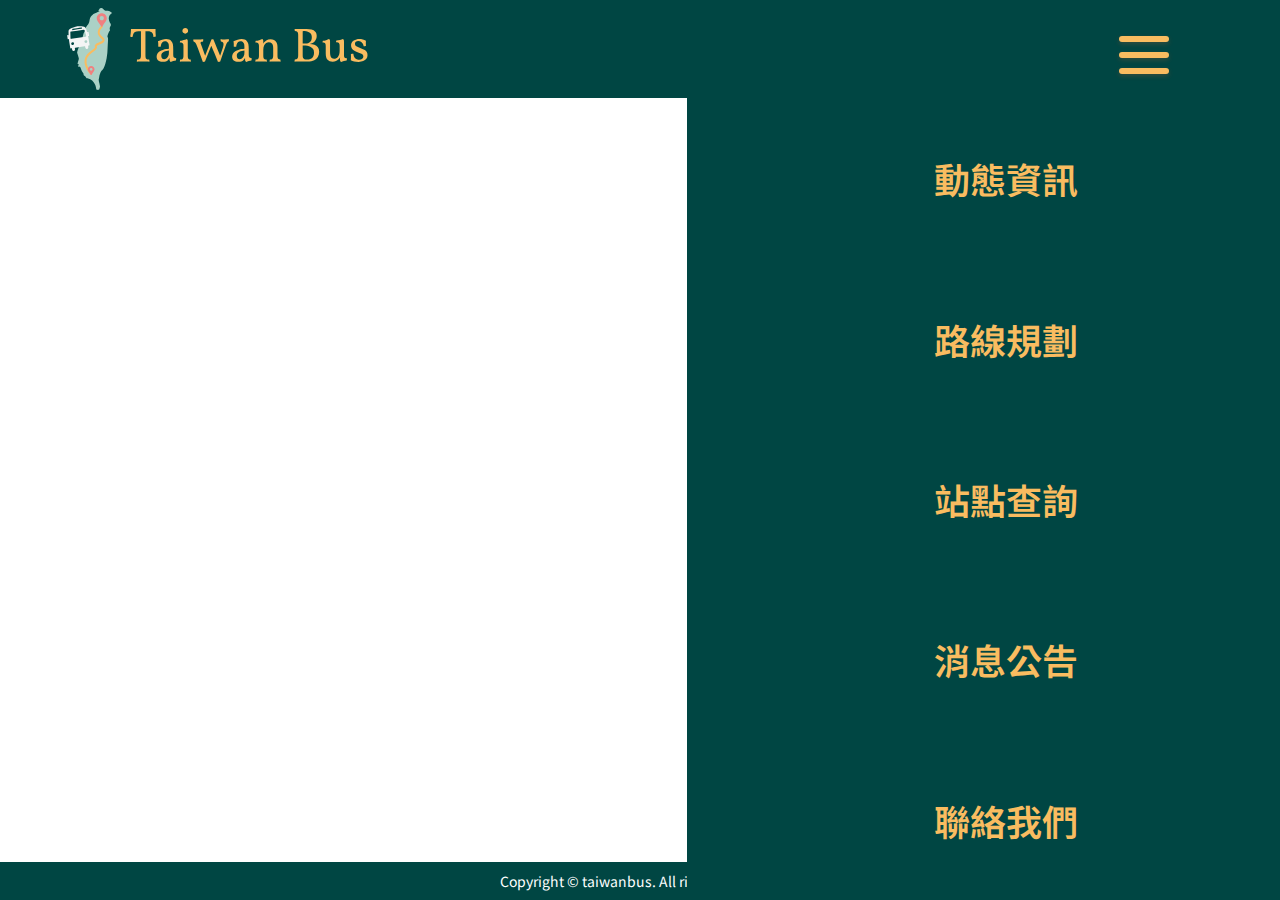
<file: template.html>
<!DOCTYPE html>
<html lang="en">
<head>
    <meta charset="UTF-8">
    <meta http-equiv="X-UA-Compatible" content="IE=edge">
    <meta name="viewport" content="width=device-width, initial-scale=1.0">
    <title>template</title>
    <!-- nav css -->
    <link rel="stylesheet" href="./css/template.css">
    <!-- BootStrap -->
    <link href="https://cdn.jsdelivr.net/npm/bootstrap@5.1.3/dist/css/bootstrap.min.css" rel="stylesheet"
    integrity="sha384-1BmE4kWBq78iYhFldvKuhfTAU6auU8tT94WrHftjDbrCEXSU1oBoqyl2QvZ6jIW3" crossorigin="anonymous">
    <!-- FontAwesome -->
    <link rel="stylesheet" href="https://pro.fontawesome.com/releases/v5.10.0/css/all.css"
    integrity="sha384-AYmEC3Yw5cVb3ZcuHtOA93w35dYTsvhLPVnYs9eStHfGJvOvKxVfELGroGkvsg+p" crossorigin="anonymous" />
    <!-- GoogleFont -->
    <link rel="preconnect" href="https://fonts.gstatic.com" crossorigin>
    <link rel="preconnect" href="https://fonts.googleapis.com">
    <link href="https://fonts.googleapis.com/css2?family=Noto+Sans+TC&family=Voces&display=swap" rel="stylesheet">
</head>
<body>
    <!-- 背景 -->
    <div class="bg"></div>
    
    <nav >

        <div class="nav-container">
            <div class="logo">
                    <img class="logo-pic" src="./image/logo.svg" alt="">
                    <img class="logo-pic-text" src="./image/logo-text.svg" alt="">
            </div>
            <!-- 漢堡標 -->
            <div class="menu-btn ">
                <div class="menu-btn_burgir"></div>
            </div>

        </div>

        <!-- 漢堡標選單 -->
        <section class="hamburger-menu show">
            <!-- 漢堡標連結 -->
            <ul class="menu-links">
                <!-- 單個連結 -->
                <li>
                    <i class="fas fa-bus i"></i>
                    <span>動態資訊</span>
                </li>

                <li>
                    <i class="fas fa-route i"></i>
                    <span>路線規劃</span>
                </li>

                <li>
                    <i class="fas fa-map-marked-alt i"></i>
                    <span>站點查詢</span>
                </li>

                <li>
                    <i class="fas fa-bullhorn"></i>
                    <span>消息公告</span>
                </li>

                <li>
                    <i class="far fa-envelope"></i>
                    <span>聯絡我們</span>
                </li>

            </ul>
        </section>
    </nav>

    <main></main>

    <footer>
        <span>Copyright © taiwanbus. All rights reserved.</span>
    </footer>
    
    <script src="./js/nav.js"></script>
</body>
</html>
</file>
<file: css/01-index.css>
body {
  font-family: "Noto Sans TC", sans-serif;
}

h1 {
  font-size: 36px;
}

h2 {
  font-size: 28px;
}

h3 {
  font-size: 20px;
}

h4 {
  font-size: 18px;
}

h5 {
  font-size: 14px;
}

h6 {
  font-size: 12px;
}

body {
  margin: 0px;
  padding: 0px;
  display: -webkit-box;
  display: -ms-flexbox;
  display: flex;
  -webkit-box-orient: vertical;
  -webkit-box-direction: normal;
      -ms-flex-direction: column;
          flex-direction: column;
  -ms-flex-line-pack: center;
      align-content: center;
  width: 100%;
  position: relative;
}

* {
  -webkit-box-sizing: border-box;
          box-sizing: border-box;
}

a {
  display: block;
}

img {
  display: block;
}

main {
  max-width: 1920px;
  width: 100%;
  background-color: #F9FCDE;
  margin: 0px auto;
}

@media screen and (max-width: 550px) {
  main {
    height: -webkit-max-content;
    height: -moz-max-content;
    height: max-content;
    min-height: calc(100vh - 136px);
    max-height: unset;
    padding: 0px 16px;
  }
}

main .main-container {
  width: 100%;
  min-height: calc(100vh - 136px);
  max-height: calc(100vh - 136px);
  height: -webkit-max-content;
  height: -moz-max-content;
  height: max-content;
  display: -webkit-box;
  display: -ms-flexbox;
  display: flex;
  -webkit-box-orient: vertical;
  -webkit-box-direction: normal;
      -ms-flex-direction: column;
          flex-direction: column;
  -webkit-box-pack: center;
      -ms-flex-pack: center;
          justify-content: center;
  padding: 8px 142px;
  position: relative;
}

@media screen and (max-width: 1920px) {
  main .main-container {
    padding: 0px 7.3958vw;
  }
}

@media screen and (max-width: 768px) {
  main .main-container {
    max-width: 500px;
    padding: 0px;
    margin: 0px auto;
  }
}

@media screen and (max-width: 550px) {
  main .main-container {
    height: 100%;
    max-height: unset;
  }
}

@media screen and (max-width: 768px) {
  main .main-container {
    min-height: calc(100vh - 104px);
    max-height: calc(100vh - 104px);
    height: calc(100vh - 104px);
  }
}

@media screen and (max-width: 550px) {
  main .main-container {
    min-height: calc(100vh - 56px);
    max-height: calc(100vh - 56px);
    height: calc(100vh - 56px);
  }
}

main .main-container .line {
  max-width: 1920px;
  width: 100%;
  position: absolute;
  left: 50%;
  top: calc(50%);
  -webkit-transform: translate(-50%, -50%);
          transform: translate(-50%, -50%);
}

@media screen and (max-width: 1000px) {
  main .main-container .line {
    -webkit-transform: translate(-50%, -50%) rotate(90deg);
            transform: translate(-50%, -50%) rotate(90deg);
    width: calc(100vh - 136px);
  }
}

@media screen and (max-width: 550px) {
  main .main-container .line {
    width: 560px;
  }
}

main .main-container .line svg {
  width: 100%;
}

main .main-container .links {
  width: 100%;
  width: -webkit-max-content;
  width: -moz-max-content;
  width: max-content;
  position: fixed;
  left: 50%;
  -webkit-transform: translateX(-50%);
          transform: translateX(-50%);
  height: -webkit-max-content;
  height: -moz-max-content;
  height: max-content;
  display: -webkit-box;
  display: -ms-flexbox;
  display: flex;
  -webkit-box-orient: vertical;
  -webkit-box-direction: normal;
      -ms-flex-direction: column;
          flex-direction: column;
}

@media screen and (max-width: 1920px) {
  main .main-container .links {
    width: 100vw;
    margin: 0px auto;
    padding: 0px 7.3958vw;
  }
}

@media screen and (max-width: 1000px) {
  main .main-container .links {
    -webkit-box-orient: horizontal;
    -webkit-box-direction: reverse;
        -ms-flex-direction: row-reverse;
            flex-direction: row-reverse;
    width: 768px;
    -webkit-box-pack: justify;
        -ms-flex-pack: justify;
            justify-content: space-between;
  }
}

@media screen and (max-width: 768px) {
  main .main-container .links {
    margin: unset;
    height: calc(100vh - 136px);
    padding: 0px;
  }
}

@media screen and (max-width: 550px) {
  main .main-container .links {
    position: relative;
    height: unset;
    padding: 0px;
    width: unset;
  }
}

@media screen and (max-width: 435px) {
  main .main-container .links {
    margin: 0px auto;
  }
}

main .main-container .links .link-groups {
  width: 100%;
  max-width: 1577px;
  width: -webkit-max-content;
  width: -moz-max-content;
  width: max-content;
  height: -webkit-max-content;
  height: -moz-max-content;
  height: max-content;
  display: -webkit-box;
  display: -ms-flexbox;
  display: flex;
  -webkit-box-pack: justify;
      -ms-flex-pack: justify;
          justify-content: space-between;
  padding-bottom: 56px;
}

@media screen and (max-width: 1920px) {
  main .main-container .links .link-groups {
    max-width: unset;
    width: 100%;
    margin: 0px auto;
  }
}

@media screen and (max-width: 1600px) {
  main .main-container .links .link-groups {
    padding-bottom: 1.3vw;
  }
}

@media screen and (max-width: 1400px) {
  main .main-container .links .link-groups {
    padding-bottom: 1.5vw;
  }
}

@media screen and (max-width: 1000px) {
  main .main-container .links .link-groups {
    -webkit-box-orient: vertical;
    -webkit-box-direction: normal;
        -ms-flex-direction: column;
            flex-direction: column;
    width: -webkit-max-content;
    width: -moz-max-content;
    width: max-content;
    height: calc(100vh - 82px);
  }
}

@media screen and (max-width: 768px) {
  main .main-container .links .link-groups {
    width: 202px;
    height: 733px;
    -webkit-box-pack: justify;
        -ms-flex-pack: justify;
            justify-content: space-between;
    padding: 0px;
  }
}

@media screen and (max-width: 550px) {
  main .main-container .links .link-groups {
    height: unset;
    height: -webkit-max-content;
    height: -moz-max-content;
    height: max-content;
    margin: 0px auto;
    width: unset;
  }
}

main .main-container .links .link-groups .link {
  max-width: 452px;
  width: 452px;
  height: -webkit-max-content;
  height: -moz-max-content;
  height: max-content;
  margin-right: 128px;
}

main .main-container .links .link-groups .link:nth-last-child(1) {
  margin-right: 0px;
}

@media screen and (max-width: 1920px) {
  main .main-container .links .link-groups .link {
    max-width: -webkit-max-content;
    max-width: -moz-max-content;
    max-width: max-content;
    width: calc(33.33% - 5vw);
    margin-right: 0px;
  }
}

@media screen and (max-width: 768px) {
  main .main-container .links .link-groups .link {
    width: 202px;
    height: 182px;
  }
}

@media screen and (max-width: 550px) {
  main .main-container .links .link-groups .link {
    -webkit-transform: scale(0.7);
            transform: scale(0.7);
    width: unset;
  }
}

main .main-container .links .link-groups .link a {
  display: block;
  text-decoration: none;
  color: initial;
}

main .main-container .links .link-groups .link .link-texts {
  width: 70.65%;
  width: 100%;
  padding-left: 113px;
  position: relative;
  height: -webkit-max-content;
  height: -moz-max-content;
  height: max-content;
  display: -webkit-box;
  display: -ms-flexbox;
  display: flex;
  -webkit-box-orient: vertical;
  -webkit-box-direction: normal;
      -ms-flex-direction: column;
          flex-direction: column;
  -webkit-box-align: end;
      -ms-flex-align: end;
          align-items: flex-end;
  margin-left: auto;
}

@media screen and (max-width: 1920px) {
  main .main-container .links .link-groups .link .link-texts {
    padding-left: 5.885vw;
    margin-left: auto;
  }
}

@media screen and (max-width: 1000px) {
  main .main-container .links .link-groups .link .link-texts {
    display: none;
  }
}

main .main-container .links .link-groups .link .link-texts .link-line {
  width: 100%;
}

@media screen and (max-width: 1920px) {
  main .main-container .links .link-groups .link .link-texts .link-line {
    width: 16.25vw;
    padding-left: 0px;
    margin-left: auto;
  }
}

main .main-container .links .link-groups .link .link-texts .link-text {
  font-weight: 600;
  max-width: 270px;
  width: 86.26%;
  display: -webkit-box;
  display: -ms-flexbox;
  display: flex;
  -webkit-box-pack: center;
      -ms-flex-pack: center;
          justify-content: center;
}

@media screen and (max-width: 1920px) {
  main .main-container .links .link-groups .link .link-texts .link-text {
    max-width: unset;
    width: 14vw;
  }
}

main .main-container .links .link-groups .link .link-texts .top-text {
  font-size: 36px;
  color: #004643;
}

@media screen and (max-width: 1600px) {
  main .main-container .links .link-groups .link .link-texts .top-text {
    font-size: 32px;
  }
}

@media screen and (max-width: 1400px) {
  main .main-container .links .link-groups .link .link-texts .top-text {
    font-size: 28px;
  }
}

@media screen and (max-width: 1200px) {
  main .main-container .links .link-groups .link .link-texts .top-text {
    font-size: 24px;
  }
}

@media screen and (max-width: 1100px) {
  main .main-container .links .link-groups .link .link-texts .top-text {
    font-size: 20px;
  }
}

main .main-container .links .link-groups .link .link-texts .bottom-text {
  font-size: 28px;
  margin-top: -32px;
  color: #FF8484;
}

@media screen and (max-width: 1600px) {
  main .main-container .links .link-groups .link .link-texts .bottom-text {
    font-size: 20px;
  }
}

@media screen and (max-width: 1400px) {
  main .main-container .links .link-groups .link .link-texts .bottom-text {
    margin-top: -28px;
  }
}

@media screen and (max-width: 1300px) {
  main .main-container .links .link-groups .link .link-texts .bottom-text {
    font-size: 18px;
  }
}

@media screen and (max-width: 1000px) {
  main .main-container .links .link-groups .link .link-texts .bottom-text {
    font-size: 16px;
  }
}

main .main-container .links .link-groups .link .icon {
  position: relative;
  margin-top: 16px;
}

@media screen and (max-width: 1920px) {
  main .main-container .links .link-groups .link .icon {
    height: -webkit-max-content;
    height: -moz-max-content;
    height: max-content;
  }
}

@media screen and (max-width: 1400px) {
  main .main-container .links .link-groups .link .icon {
    margin-top: 8px;
  }
}

@media screen and (max-width: 768px) {
  main .main-container .links .link-groups .link .icon {
    width: 202px;
    height: 182px;
  }
}

main .main-container .links .link-groups .link .icon .icon-border {
  max-width: 226px;
  width: 226px;
  height: auto;
  position: relative;
}

@media screen and (max-width: 1920px) {
  main .main-container .links .link-groups .link .icon .icon-border {
    max-width: unset;
    width: 11.77vw;
  }
}

@media screen and (max-width: 1600px) {
  main .main-container .links .link-groups .link .icon .icon-border {
    width: 8vw;
  }
}

@media screen and (max-width: 768px) {
  main .main-container .links .link-groups .link .icon .icon-border {
    width: 202px;
    max-width: 202px;
    height: 182px;
  }
}

main .main-container .links .link-groups .link .icon .icon-border svg {
  width: 100%;
  height: 100%;
  position: relative;
  -webkit-filter: drop-shadow(0 4px 10px rgba(0, 0, 0, 0.25));
          filter: drop-shadow(0 4px 10px rgba(0, 0, 0, 0.25));
}

@media screen and (max-width: 1000px) {
  main .main-container .links .link-groups .link .icon .icon-border svg {
    -webkit-transform: rotate(90deg);
            transform: rotate(90deg);
  }
}

main .main-container .links .link-groups .link .icon .icon-border .icon-pic {
  position: absolute;
  display: -webkit-box;
  display: -ms-flexbox;
  display: flex;
  -webkit-box-align: center;
      -ms-flex-align: center;
          align-items: center;
  -webkit-box-pack: center;
      -ms-flex-pack: center;
          justify-content: center;
  width: 100%;
  height: 226px;
  border-radius: 50%;
}

@media screen and (max-width: 1920px) {
  main .main-container .links .link-groups .link .icon .icon-border .icon-pic {
    width: 11.77vw;
    height: 11.77vw;
  }
}

@media screen and (max-width: 1600px) {
  main .main-container .links .link-groups .link .icon .icon-border .icon-pic {
    width: 8vw;
    height: 8vw;
  }
}

@media screen and (max-width: 1000px) {
  main .main-container .links .link-groups .link .icon .icon-border .icon-pic {
    -webkit-box-orient: vertical;
    -webkit-box-direction: normal;
        -ms-flex-direction: column;
            flex-direction: column;
  }
}

@media screen and (max-width: 768px) {
  main .main-container .links .link-groups .link .icon .icon-border .icon-pic {
    width: 182px;
    height: 182px;
    right: 0px;
  }
}

main .main-container .links .link-groups .link .icon .icon-border .icon-pic .i {
  width: 100%;
  height: 100%;
  display: -webkit-box;
  display: -ms-flexbox;
  display: flex;
  -webkit-box-align: center;
      -ms-flex-align: center;
          align-items: center;
  -webkit-box-pack: center;
      -ms-flex-pack: center;
          justify-content: center;
}

@media screen and (max-width: 1920px) {
  main .main-container .links .link-groups .link .icon .icon-border .icon-pic .i {
    font-size: 4.5rem;
  }
}

@media screen and (max-width: 1600px) {
  main .main-container .links .link-groups .link .icon .icon-border .icon-pic .i {
    width: 8vw;
  }
}

@media screen and (max-width: 1000px) {
  main .main-container .links .link-groups .link .icon .icon-border .icon-pic .i {
    -webkit-transform: rotate(-90deg);
            transform: rotate(-90deg);
  }
}

@media screen and (max-width: 768px) {
  main .main-container .links .link-groups .link .icon .icon-border .icon-pic .i {
    width: 60px;
    height: 60px;
  }
}

main .main-container .links .link-groups .link .icon .icon-border .icon-pic .i svg {
  width: 60%;
  fill: #444444;
}

@media screen and (max-width: 768px) {
  main .main-container .links .link-groups .link .icon .icon-border .icon-pic .i svg {
    width: 100%;
    height: 100%;
  }
}

@media screen and (max-width: 768px) {
  main .main-container .links .link-groups .link .icon .icon-border .icon-pic .hightway {
    width: 69px;
    height: 69px;
  }
}

main .main-container .links .link-groups .link .icon .icon-border .icon-pic .phone-texts {
  display: none;
}

@media screen and (max-width: 1000px) {
  main .main-container .links .link-groups .link .icon .icon-border .icon-pic .phone-texts {
    display: block;
    display: -webkit-box;
    display: -ms-flexbox;
    display: flex;
    -webkit-box-orient: vertical;
    -webkit-box-direction: normal;
        -ms-flex-direction: column;
            flex-direction: column;
    -webkit-box-align: center;
        -ms-flex-align: center;
            align-items: center;
  }
}

main .main-container .links .link-groups .link .icon .icon-border .icon-pic .phone-texts .big-text {
  font-size: 20px;
  color: #004643;
}

main .main-container .links .link-groups .link .icon .icon-border .icon-pic .phone-texts .small-text {
  font-size: 16px;
  color: #FF8484;
}

main .main-container .links .link-groups .link .icon .icon-border .icon-pic0 {
  top: 0px;
}

main .main-container .links .link-groups .link .icon .icon-border-1 > svg {
  fill: #FF734B;
}

main .main-container .links .link-groups .link .icon .icon-border-2 > svg {
  fill: #FFC32D;
}

main .main-container .links .link-groups .link .icon .icon-border-3 > svg {
  fill: #5F8BEE;
}

main .main-container .links .link-groups .link .icon .icon-border-4 > svg {
  fill: #ABDC45;
}

main .main-container .links .link-groups .link .icon .icon-border-5 > svg {
  fill: #FB8C3B;
}

main .main-container .links .link-groups .link .icon .icon-border-6 > svg {
  fill: #5DDFC7;
}

main .main-container .links .link-groups1 {
  padding-bottom: 0px;
  padding-top: 56px;
}

@media screen and (max-width: 1600px) {
  main .main-container .links .link-groups1 {
    padding-top: 1.3vw;
  }
}

@media screen and (max-width: 1400px) {
  main .main-container .links .link-groups1 {
    padding-top: 1.5vw;
  }
}

@media screen and (max-width: 768px) {
  main .main-container .links .link-groups1 {
    padding: 0px;
    -webkit-transform: translateY(155px);
            transform: translateY(155px);
  }
}

@media screen and (max-width: 550px) {
  main .main-container .links .link-groups1 {
    width: -webkit-max-content;
    width: -moz-max-content;
    width: max-content;
    -webkit-transform: translateY(0px);
            transform: translateY(0px);
    margin-top: 30px;
  }
}

main .main-container .links .link-groups1 .link {
  display: -webkit-box;
  display: -ms-flexbox;
  display: flex;
  -webkit-box-orient: vertical;
  -webkit-box-direction: reverse;
      -ms-flex-direction: column-reverse;
          flex-direction: column-reverse;
}

@media screen and (max-width: 550px) {
  main .main-container .links .link-groups1 .link {
    margin-right: auto;
  }
}

main .main-container .links .link-groups1 .link .link-texts {
  -webkit-box-align: start;
      -ms-flex-align: start;
          align-items: flex-start;
  margin-left: 0px;
  margin-right: auto;
  margin-top: 16px;
  padding-left: 0px;
  padding-right: 113px;
}

@media screen and (max-width: 1400px) {
  main .main-container .links .link-groups1 .link .link-texts {
    margin-top: 8px;
  }
}

main .main-container .links .link-groups1 .link .link-texts .link-line {
  -webkit-transform: rotate(180deg);
          transform: rotate(180deg);
  margin-top: -32px;
}

@media screen and (max-width: 1400px) {
  main .main-container .links .link-groups1 .link .link-texts .link-line {
    margin-top: -28px;
  }
}

main .main-container .links .link-groups1 .link .link-texts .top-text {
  -webkit-transform: translateY(0px);
          transform: translateY(0px);
}

main .main-container .links .link-groups1 .link .link-texts .bottom-text {
  position: relative;
  margin-top: 0px;
}

main .main-container .links .link-groups1 .link .link-texts .link-text {
  max-width: unset;
  width: 14vw;
}

main .main-container .links .link-groups1 .link .icon {
  position: relative;
  margin-top: 0px;
  margin-bottom: 0px;
}

main .main-container .links .link-groups1 .link .icon .icon-border {
  margin-left: auto;
}

main .main-container .links .link-groups1 .link .icon .icon-border svg {
  -webkit-transform: rotate(180deg);
          transform: rotate(180deg);
  -webkit-filter: drop-shadow(0px -4px 10px rgba(0, 0, 0, 0.25));
          filter: drop-shadow(0px -4px 10px rgba(0, 0, 0, 0.25));
}

@media screen and (max-width: 1000px) {
  main .main-container .links .link-groups1 .link .icon .icon-border svg {
    -webkit-transform: rotate(270deg);
            transform: rotate(270deg);
  }
}

main .main-container .links .link-groups1 .link .icon .icon-pic1 {
  bottom: 0px;
}

@media screen and (max-width: 768px) {
  main .main-container .links .link-groups1 .link .icon .icon-pic1 {
    left: 0px;
  }
}

main .main-container .links .link-groups1 .link .icon .icon-pic1 .i {
  width: 100%;
  height: 100%;
  display: -webkit-box;
  display: -ms-flexbox;
  display: flex;
  -webkit-box-align: center;
      -ms-flex-align: center;
          align-items: center;
  -webkit-box-pack: center;
      -ms-flex-pack: center;
          justify-content: center;
}

main .main-container .links .link-groups1 .link .icon .icon-pic1 .i svg {
  -webkit-transform: rotate(360deg);
          transform: rotate(360deg);
}

@media screen and (max-width: 1000px) {
  main .main-container .links .link-groups1 .link .icon .icon-pic1 .i svg {
    -webkit-transform: rotate(90deg);
            transform: rotate(90deg);
  }
}

@media screen and (max-width: 1920px) {
  main .main-container .links .link-groups1 .link .icon .icon-pic1 .i {
    font-size: 4.5rem;
  }
}
/*# sourceMappingURL=01-index.css.map */
</file>
<file: css/template.css>
body {
  font-family: "Noto Sans TC", sans-serif;
}

h1 {
  font-size: 36px;
}

h2 {
  font-size: 28px;
}

h3 {
  font-size: 20px;
}

h4 {
  font-size: 18px;
}

h5 {
  font-size: 14px;
}

h6 {
  font-size: 12px;
}

body {
  margin: 0px auto;
  padding: 0px;
}

* {
  -webkit-box-sizing: border-box;
          box-sizing: border-box;
}

.bg {
  width: 1920px;
  height: 100vh;
  margin: 0px auto;
  position: fixed;
  left: 0px;
  top: 0px;
  -webkit-transform: translateX(-100%);
          transform: translateX(-100%);
  background-color: rgba(245, 222, 179, 0.26);
  opacity: 0;
  z-index: -1;
}

.bg.show {
  max-width: 1920px;
  width: 100%;
  left: 50%;
  top: 0px;
  -webkit-transform: translateX(-50%);
          transform: translateX(-50%);
  opacity: 1;
  display: block;
  -webkit-transition: .6s ease-in-out;
  transition: .6s ease-in-out;
  z-index: 10;
}

.bg.remove {
  max-width: 1920px;
  width: 100%;
  left: 0%;
  top: 0px;
  -webkit-transform: translateX(-100%);
          transform: translateX(-100%);
  opacity: 0;
  display: block;
  -webkit-transition: .6s ease-in-out;
  transition: .6s ease-in-out;
  z-index: -1;
}

nav {
  max-width: 1920px;
  width: 100%;
  background-color: #004643;
  padding: 8px 0px;
  margin: 0px auto;
  position: -webkit-sticky;
  position: sticky;
  top: 0px;
  z-index: 99;
}

nav .nav-container {
  width: calc(100% - 132px);
  margin: 0px auto;
  display: -webkit-box;
  display: -ms-flexbox;
  display: flex;
  -webkit-box-pack: justify;
      -ms-flex-pack: justify;
          justify-content: space-between;
  position: relative;
}

@media screen and (max-width: 768px) {
  nav .nav-container {
    width: calc(100% - 60px);
  }
}

nav .nav-container .logo {
  width: -webkit-max-content;
  width: -moz-max-content;
  width: max-content;
  max-width: 216px;
  display: -webkit-box;
  display: -ms-flexbox;
  display: flex;
  -ms-flex-line-pack: center;
      align-content: center;
}

@media screen and (max-width: 768px) {
  nav .nav-container .logo {
    height: 50px;
    width: auto;
  }
}

@media screen and (max-width: 550px) {
  nav .nav-container .logo {
    height: 29px;
  }
}

nav .nav-container .logo .logo-pic-text {
  margin-left: 16px;
}

@media screen and (max-width: 768px) {
  nav .nav-container .logo .logo-pic-text {
    width: 100%;
    max-width: 121px;
    height: auto;
  }
}

@media screen and (max-width: 550px) {
  nav .nav-container .logo .logo-pic-text {
    margin-left: 8px;
    max-width: 91px;
  }
}

nav .nav-container .menu-btn {
  width: 80px;
  width: -webkit-max-content;
  width: -moz-max-content;
  width: max-content;
  position: absolute;
  top: 24px;
  right: 45px;
  display: -webkit-box;
  display: -ms-flexbox;
  display: flex;
  -webkit-box-pack: center;
      -ms-flex-pack: center;
          justify-content: center;
  -webkit-box-align: center;
      -ms-flex-align: center;
          align-items: center;
  padding: 20px 0px;
  z-index: 99;
  -webkit-transition: all 0.5s ease-in-out;
  transition: all 0.5s ease-in-out;
  cursor: pointer;
}

@media screen and (max-width: 768px) {
  nav .nav-container .menu-btn {
    top: 3px;
  }
}

@media screen and (max-width: 550px) {
  nav .nav-container .menu-btn {
    padding: 12px 0px;
    right: 0px;
    top: 0px;
  }
}

nav .nav-container .menu-btn .menu-btn_burgir {
  width: 50px;
  height: 6px;
  background-color: #F9BC60;
  border-radius: 5px;
  -webkit-box-shadow: 0 2px 5px rgba(255, 101, 47, 0.2);
          box-shadow: 0 2px 5px rgba(255, 101, 47, 0.2);
  -webkit-transition: all 0.5s ease-in-out;
  transition: all 0.5s ease-in-out;
}

@media screen and (max-width: 768px) {
  nav .nav-container .menu-btn .menu-btn_burgir {
    height: 4px;
  }
}

@media screen and (max-width: 550px) {
  nav .nav-container .menu-btn .menu-btn_burgir {
    width: 27px;
  }
}

nav .nav-container .menu-btn .menu-btn_burgir::before {
  content: "";
  position: absolute;
  width: 50px;
  height: 6px;
  background: white;
  background-color: #F9BC60;
  border-radius: 5px;
  -webkit-box-shadow: 0 2px 5px rgba(255, 101, 47, 0.2);
          box-shadow: 0 2px 5px rgba(255, 101, 47, 0.2);
  -webkit-transition: all 0.5s ease-in-out;
  transition: all 0.5s ease-in-out;
  -webkit-transform: translateY(-16px);
          transform: translateY(-16px);
}

@media screen and (max-width: 768px) {
  nav .nav-container .menu-btn .menu-btn_burgir::before {
    height: 4px;
  }
}

@media screen and (max-width: 550px) {
  nav .nav-container .menu-btn .menu-btn_burgir::before {
    -webkit-transform: translateY(-12px);
            transform: translateY(-12px);
    width: 27px;
  }
}

nav .nav-container .menu-btn .menu-btn_burgir::after {
  content: "";
  position: absolute;
  width: 50px;
  height: 6px;
  background: white;
  background-color: #F9BC60;
  border-radius: 5px;
  -webkit-box-shadow: 0 2px 5px rgba(255, 101, 47, 0.2);
          box-shadow: 0 2px 5px rgba(255, 101, 47, 0.2);
  -webkit-transition: all 0.5s ease-in-out;
  transition: all 0.5s ease-in-out;
  -webkit-transform: translateY(16px);
          transform: translateY(16px);
}

@media screen and (max-width: 768px) {
  nav .nav-container .menu-btn .menu-btn_burgir::after {
    height: 4px;
  }
}

@media screen and (max-width: 550px) {
  nav .nav-container .menu-btn .menu-btn_burgir::after {
    -webkit-transform: translateY(12px);
            transform: translateY(12px);
    width: 27px;
  }
}

nav .nav-container .menu-btn.open .menu-btn_burgir {
  -webkit-transform: translateX(0px);
          transform: translateX(0px);
  background: transparent;
  -webkit-box-shadow: none;
          box-shadow: none;
  -webkit-transition: .1s;
  transition: .1s;
}

nav .nav-container .menu-btn.open .menu-btn_burgir::before {
  -webkit-transform: rotate(45deg) translate(0px, 0px);
          transform: rotate(45deg) translate(0px, 0px);
}

nav .nav-container .menu-btn.open .menu-btn_burgir::after {
  -webkit-transform: rotate(-45deg) translate(0px, 0px);
          transform: rotate(-45deg) translate(0px, 0px);
}

nav .hamburger-menu {
  width: 0px;
  height: calc(100vh - 98px);
  position: fixed;
  top: 98px;
  left: 100%;
  -webkit-transform: translate(-100%, 0%);
          transform: translate(-100%, 0%);
  display: -webkit-box;
  display: -ms-flexbox;
  display: flex;
  overflow-x: hidden;
  background-color: transparent;
  z-index: -1;
}

@media screen and (max-width: 768px) {
  nav .hamburger-menu {
    min-height: calc(100vh - 104px);
    height: calc(100vh - 104px);
    top: 66px;
  }
}

@media screen and (max-width: 550px) {
  nav .hamburger-menu {
    min-height: calc(100vh - 84px);
    max-height: calc(100vh - 84px);
    height: calc(100vh - 84px);
    top: 45px;
  }
}

nav .hamburger-menu.show {
  width: -webkit-max-content;
  width: -moz-max-content;
  width: max-content;
  display: block;
  z-index: 99;
}

nav .hamburger-menu.show .menu-links {
  width: 593px;
  -webkit-transform: translateX(0%);
          transform: translateX(0%);
  opacity: 1;
  display: block;
  -webkit-transition: .6s ease-in;
  transition: .6s ease-in;
}

@media screen and (max-width: 768px) {
  nav .hamburger-menu.show .menu-links {
    width: 100vw;
  }
}

nav .hamburger-menu.remove {
  width: 593px;
  -webkit-transform: translateX(100%);
          transform: translateX(100%);
  z-index: -1;
  -webkit-transition: 1.5s ease-in-out;
  transition: 1.5s ease-in-out;
}

@media screen and (max-width: 768px) {
  nav .hamburger-menu.remove {
    width: 100%;
  }
}

nav .hamburger-menu.remove .menu-links {
  width: -webkit-max-content;
  width: -moz-max-content;
  width: max-content;
  opacity: 0;
  -webkit-transition: .6s ease-out;
  transition: .6s ease-out;
}

nav .hamburger-menu .menu-links {
  margin-left: auto;
  min-height: calc(100vh - 98px);
  max-height: calc(100vh - 98px);
  height: calc(100vh - 98px);
  -webkit-transform: translateX(100%);
          transform: translateX(100%);
  overflow-y: auto;
  padding: 0px;
  margin: 0px;
  margin-left: auto;
}

@media screen and (max-width: 768px) {
  nav .hamburger-menu .menu-links {
    min-height: calc(100vh - 104px);
    max-height: calc(100vh - 104px);
    height: calc(100vh - 104px);
  }
}

@media screen and (max-width: 550px) {
  nav .hamburger-menu .menu-links {
    min-height: calc(100vh - 84px);
    max-height: calc(100vh - 84px);
    height: calc(100vh - 84px);
  }
}

nav .hamburger-menu .menu-links li {
  max-width: 593px;
  width: 100%;
  min-height: 60px;
  height: calc((100vh - 98px)/5);
  display: -webkit-box;
  display: -ms-flexbox;
  display: flex;
  -webkit-box-pack: center;
      -ms-flex-pack: center;
          justify-content: center;
  -webkit-box-align: center;
      -ms-flex-align: center;
          align-items: center;
  background-color: #004643;
  font-size: 36px;
  font-weight: 600;
  color: #F9BC60;
  cursor: pointer;
}

nav .hamburger-menu .menu-links li:hover {
  background-color: #F9BC60;
  color: #004643;
  -webkit-transition: .6s ease-out;
  transition: .6s ease-out;
}

@media screen and (max-width: 768px) {
  nav .hamburger-menu .menu-links li {
    min-height: unset;
    height: calc((100vh - 104px)/5);
    max-width: 100%;
  }
}

@media screen and (max-width: 550px) {
  nav .hamburger-menu .menu-links li {
    height: calc((100vh - 84px)/5);
    font-size: 28px;
  }
}

nav .hamburger-menu .menu-links li i {
  font-size: 80px;
  margin-right: 45px;
}

@media screen and (max-width: 550px) {
  nav .hamburger-menu .menu-links li i {
    font-size: 48px;
    margin-right: 32px;
  }
}

main {
  height: -webkit-max-content;
  height: -moz-max-content;
  height: max-content;
  min-height: calc(100vh - 136px);
}

@media screen and (max-width: 768px) {
  main {
    min-height: calc(100vh - 104px);
  }
}

@media screen and (max-width: 550px) {
  main {
    min-height: calc(100vh - 84px);
  }
}

footer {
  width: 100%;
  max-width: 1920px;
  height: 38px;
  background-color: #004643;
  font-size: 14px;
  color: white;
  display: -webkit-box;
  display: -ms-flexbox;
  display: flex;
  -webkit-box-pack: center;
      -ms-flex-pack: center;
          justify-content: center;
  -webkit-box-align: center;
      -ms-flex-align: center;
          align-items: center;
  margin: 0px auto;
}
/*# sourceMappingURL=template.css.map */
</file>
